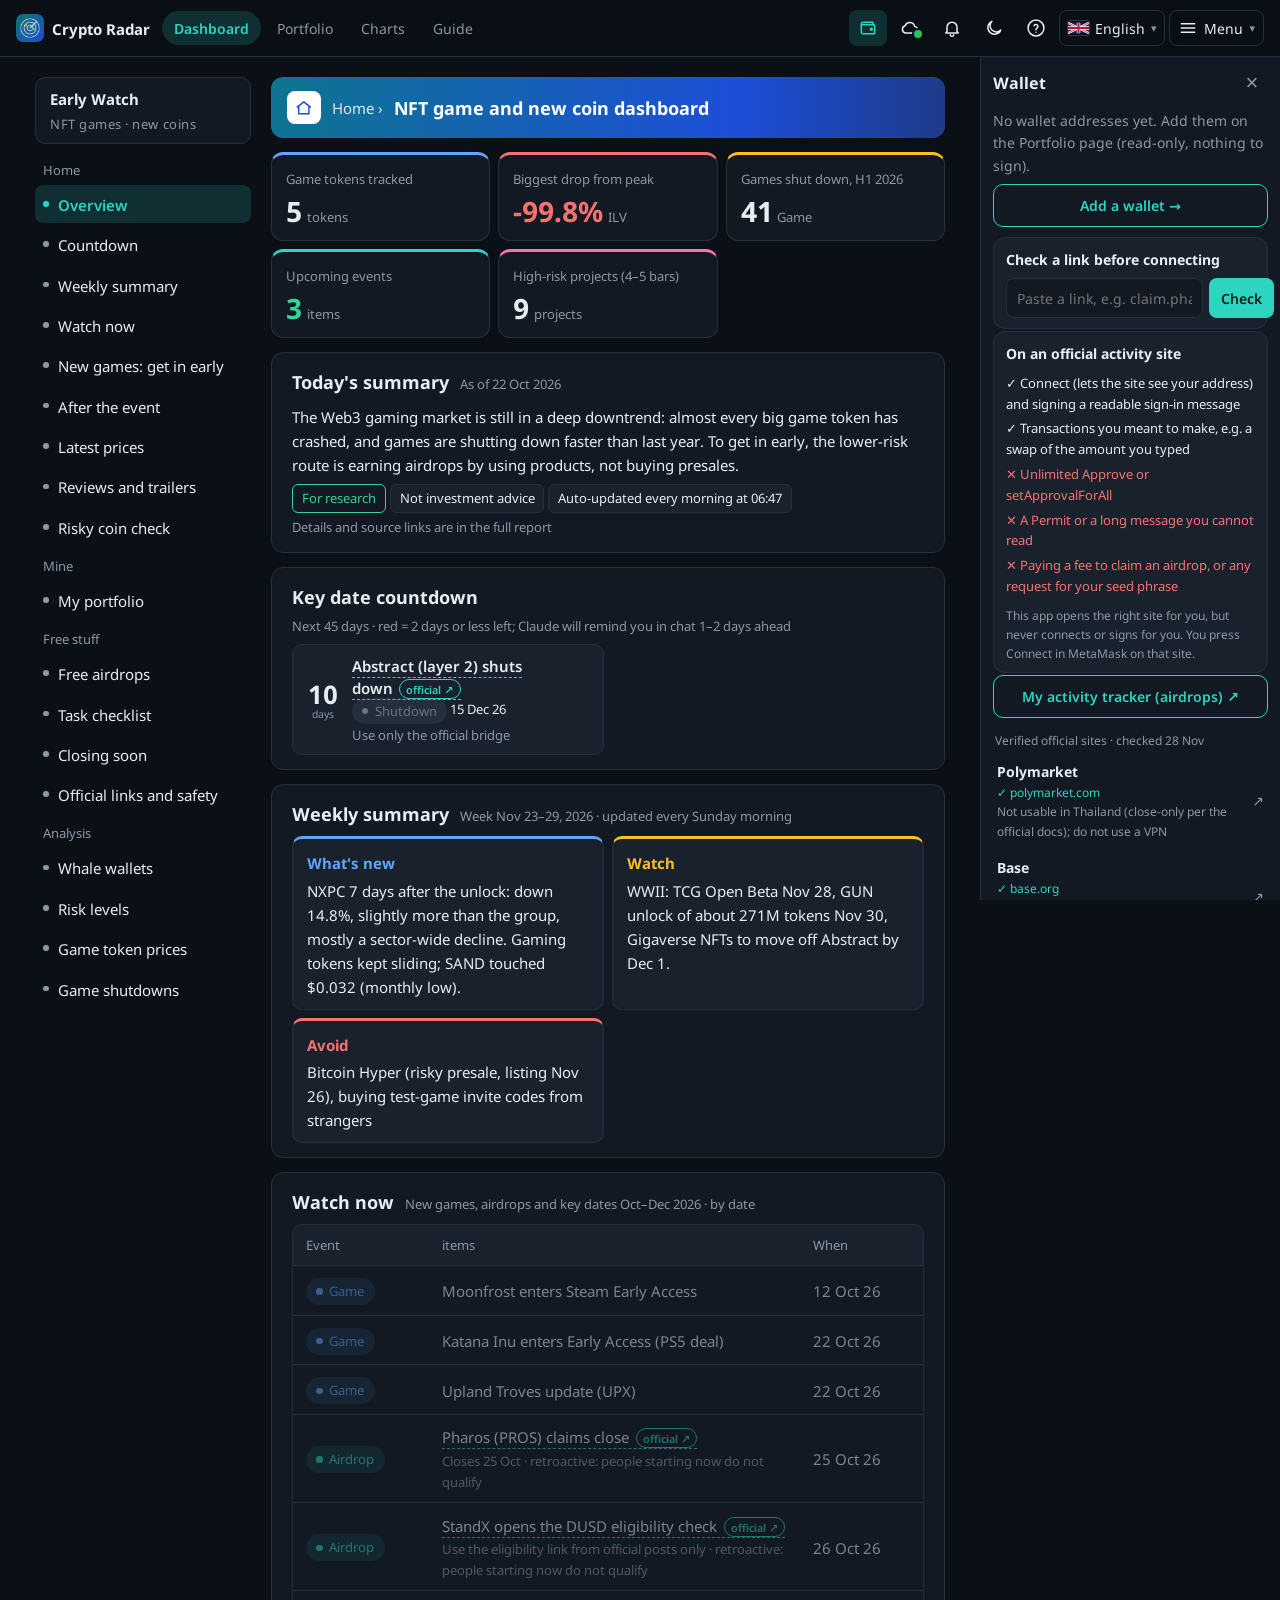
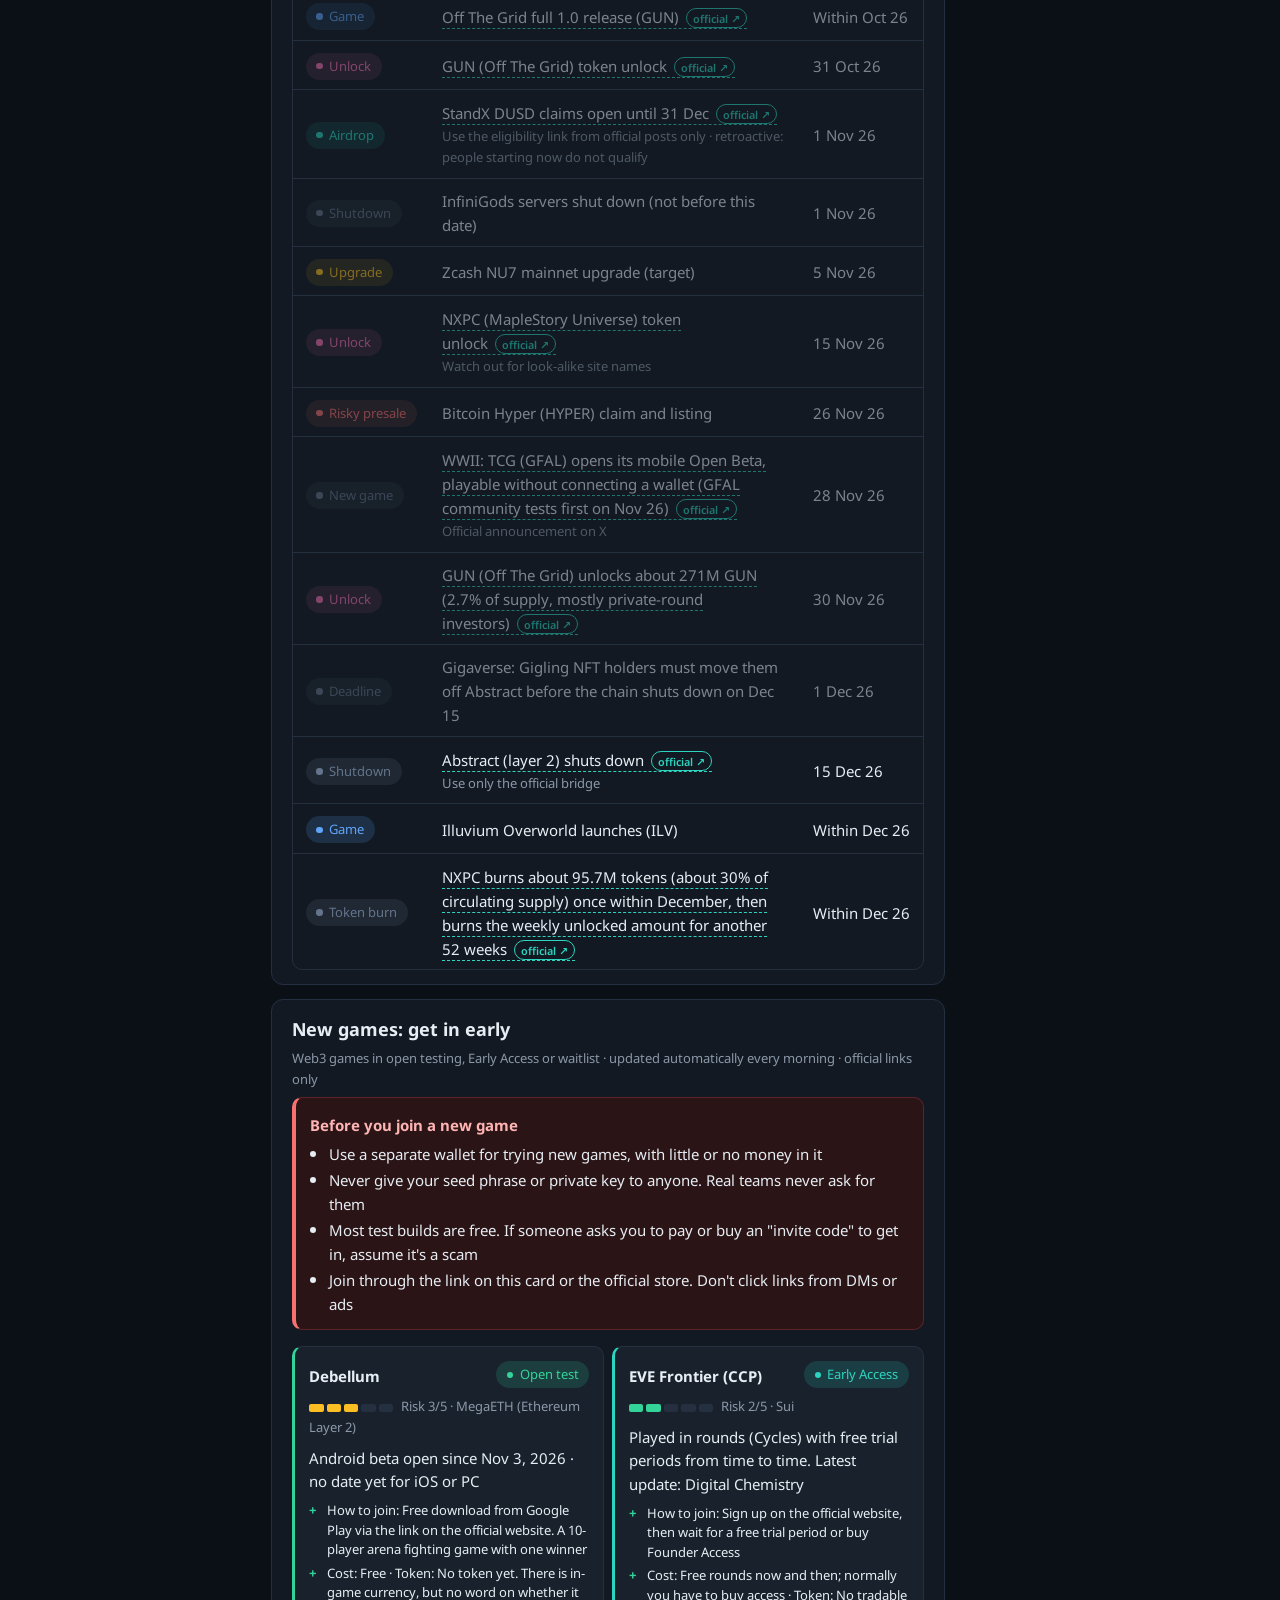
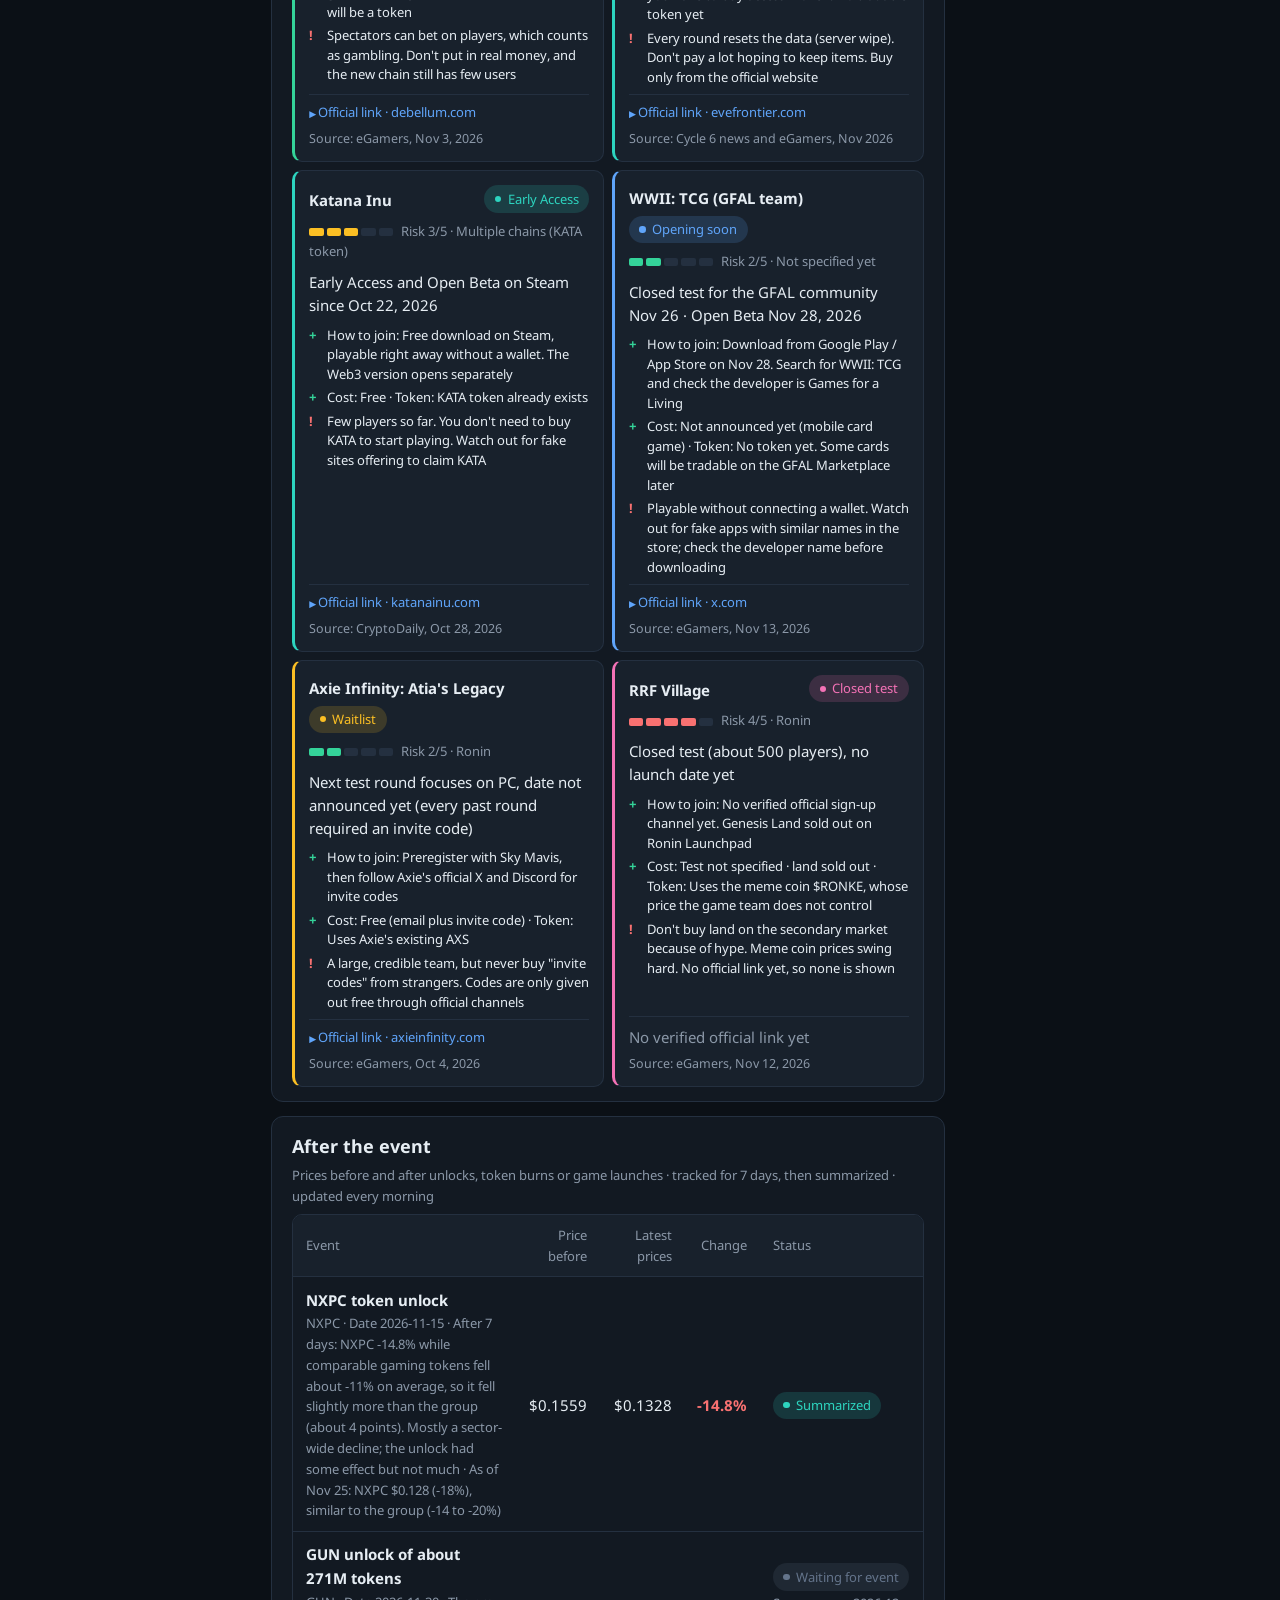
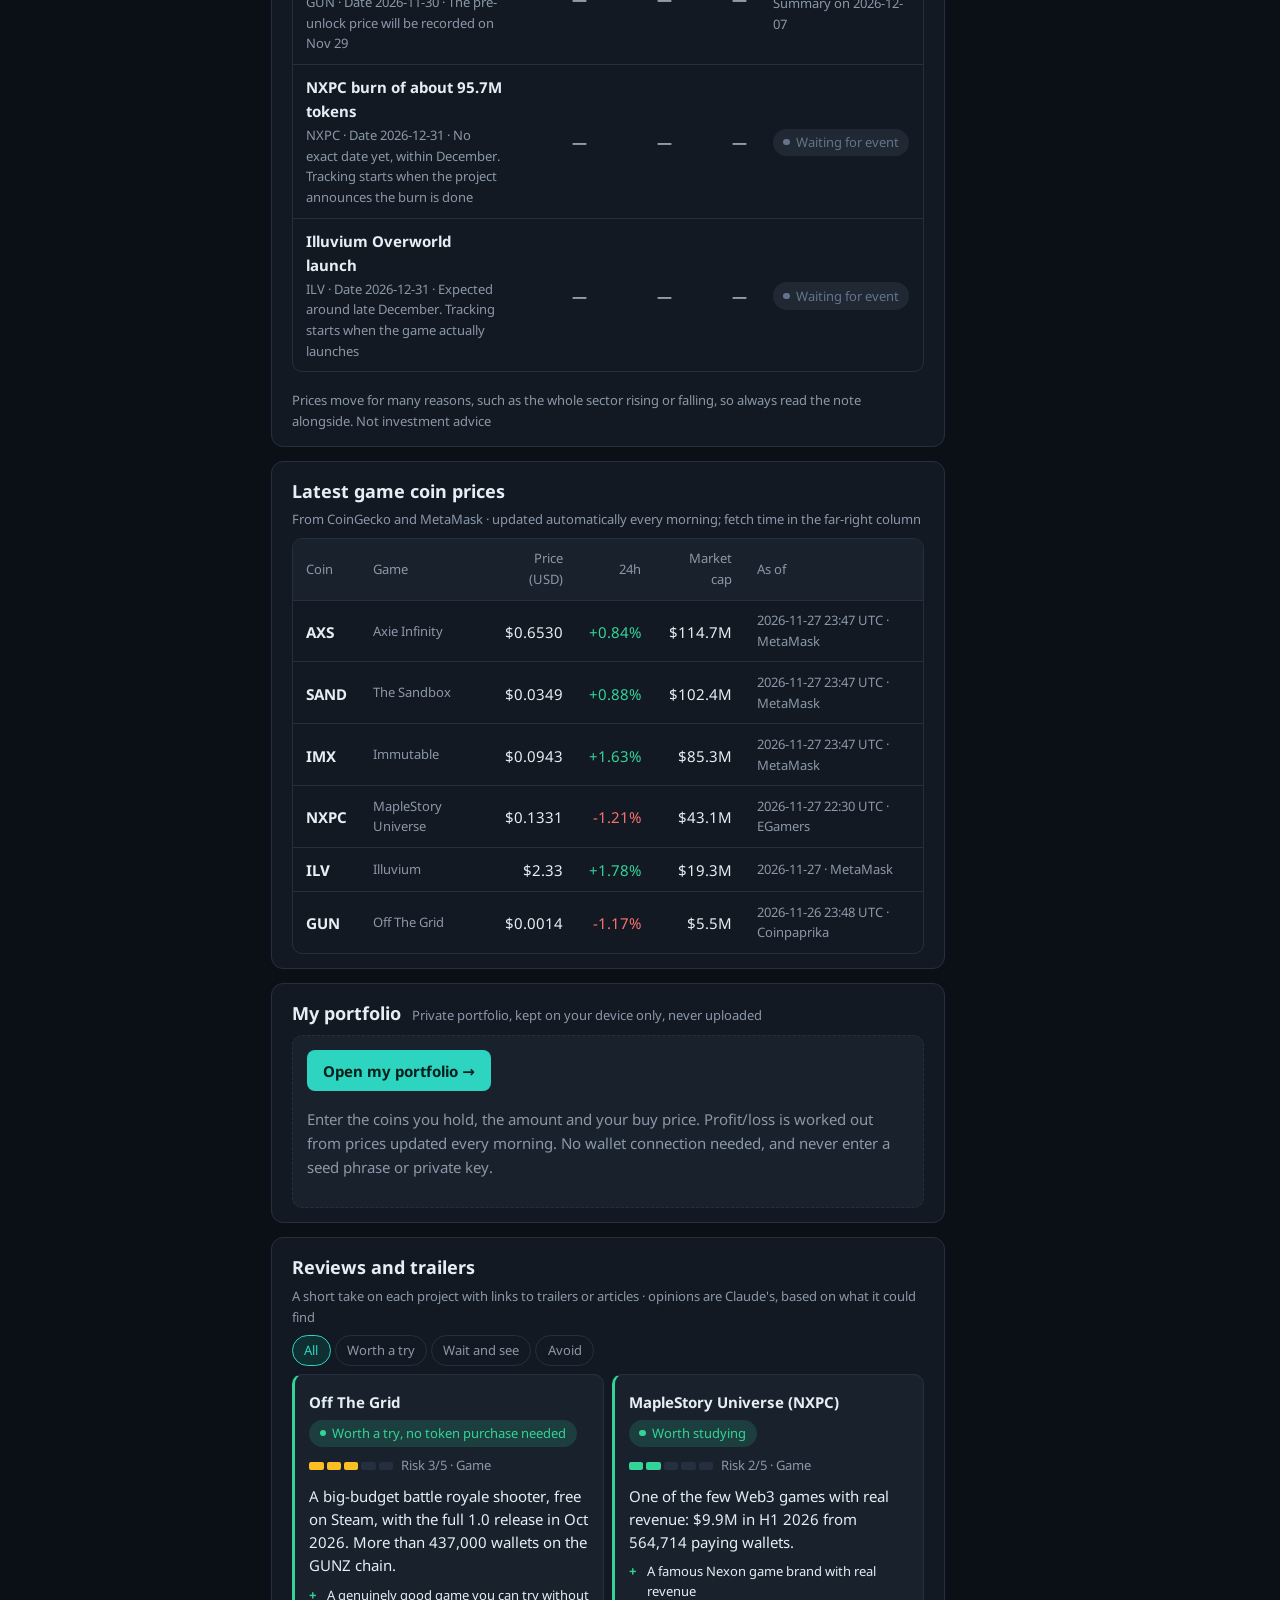
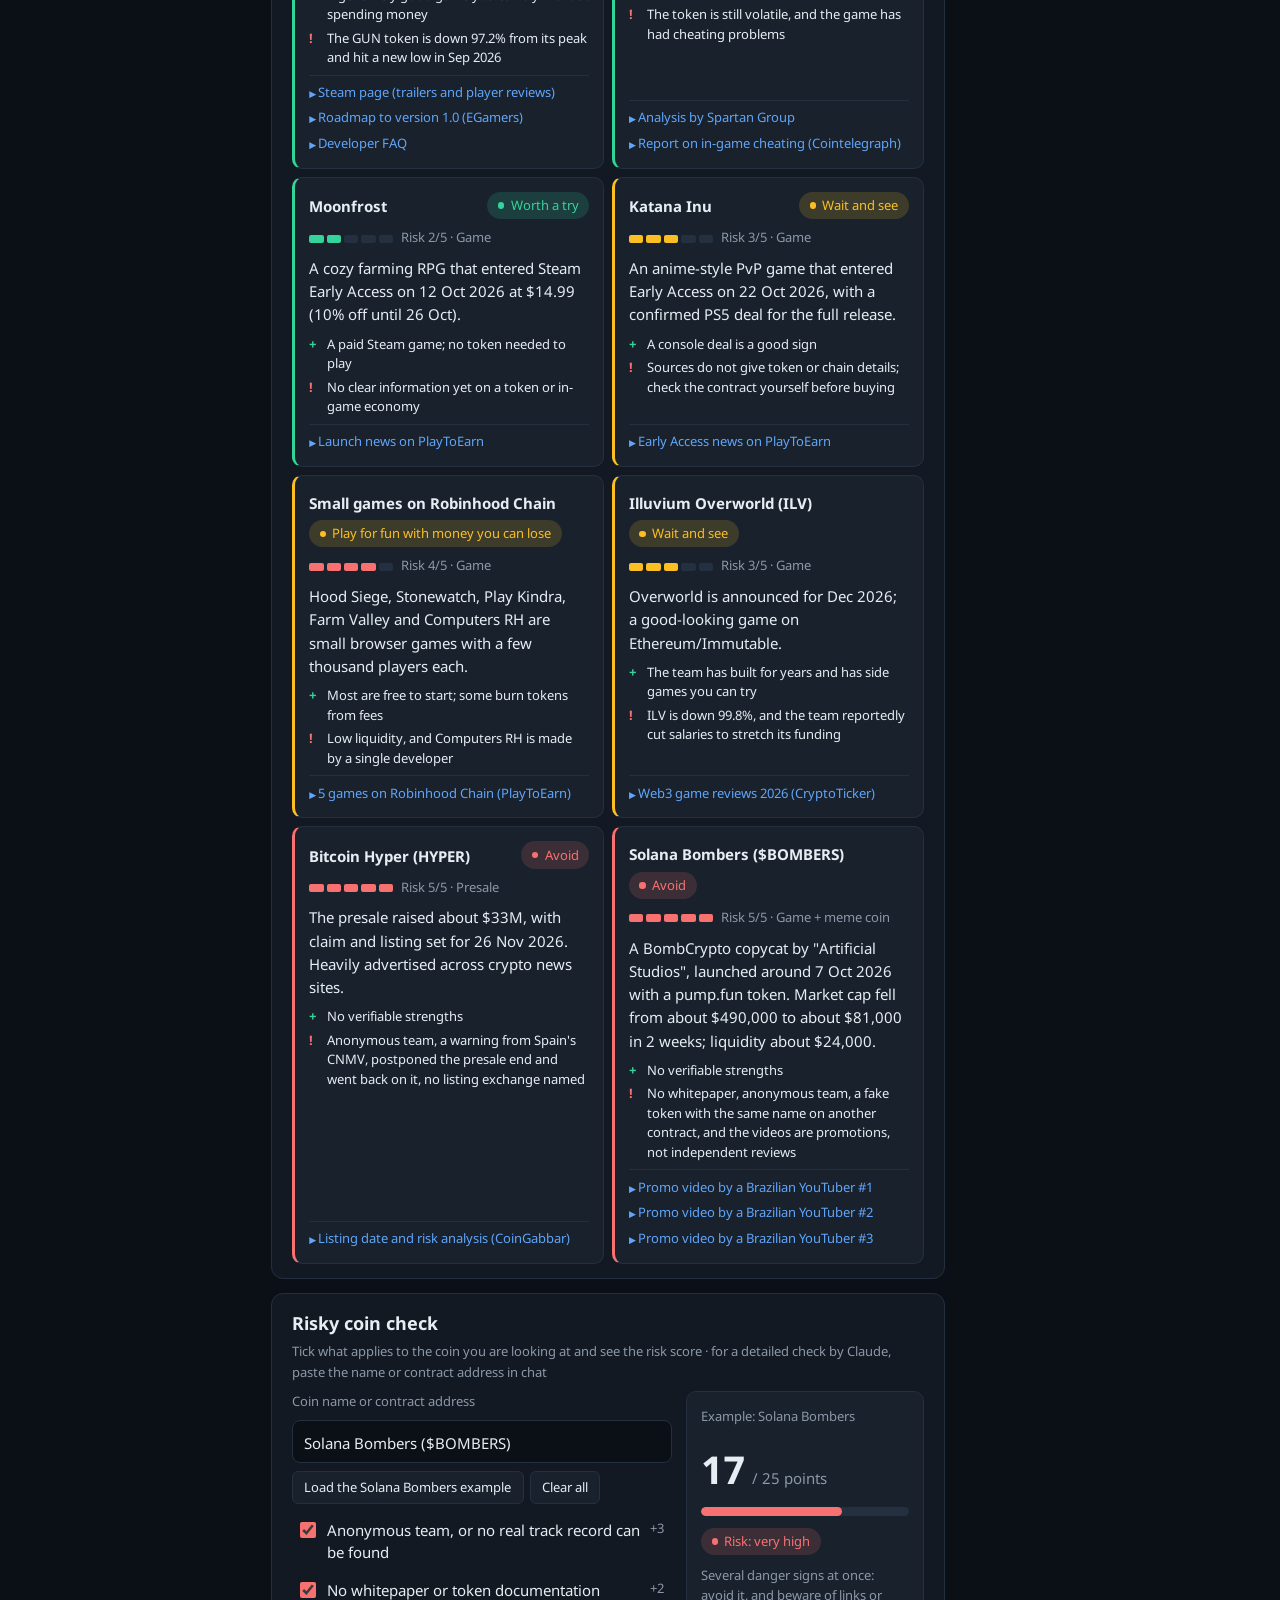
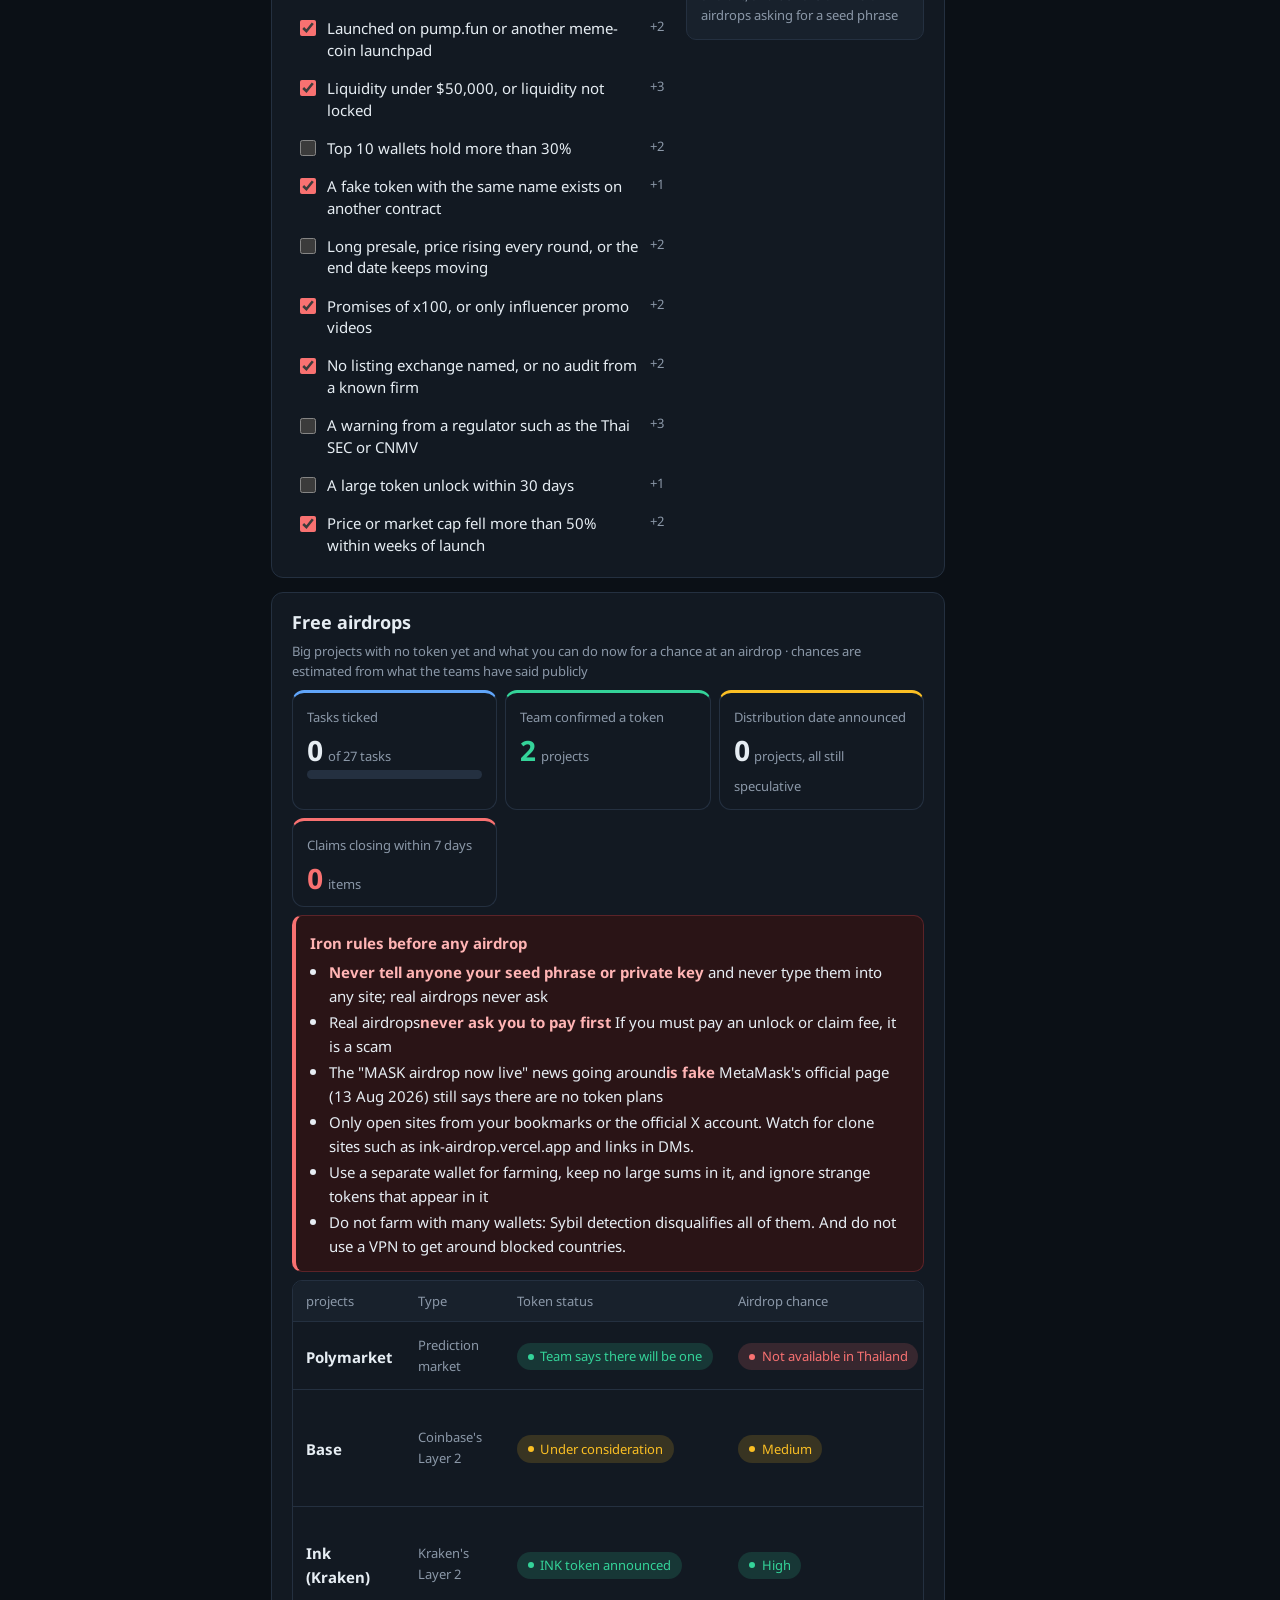
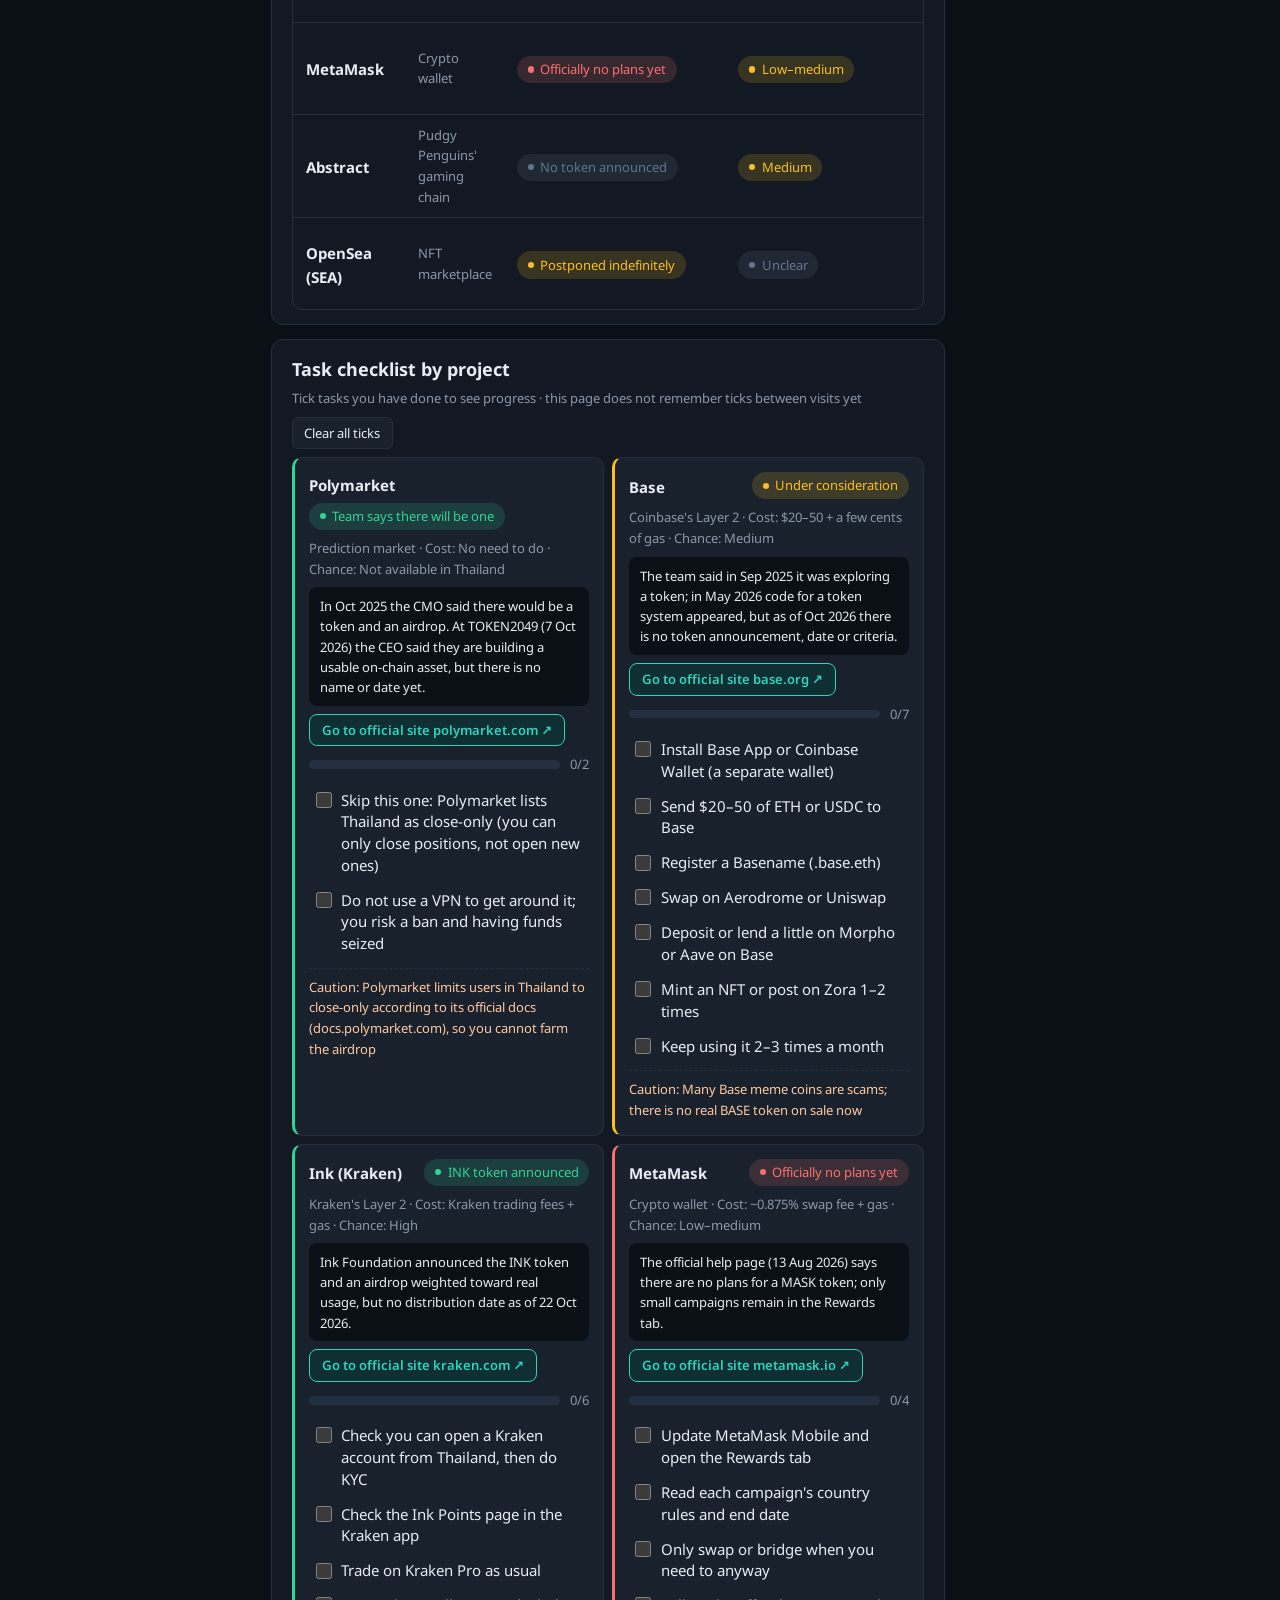
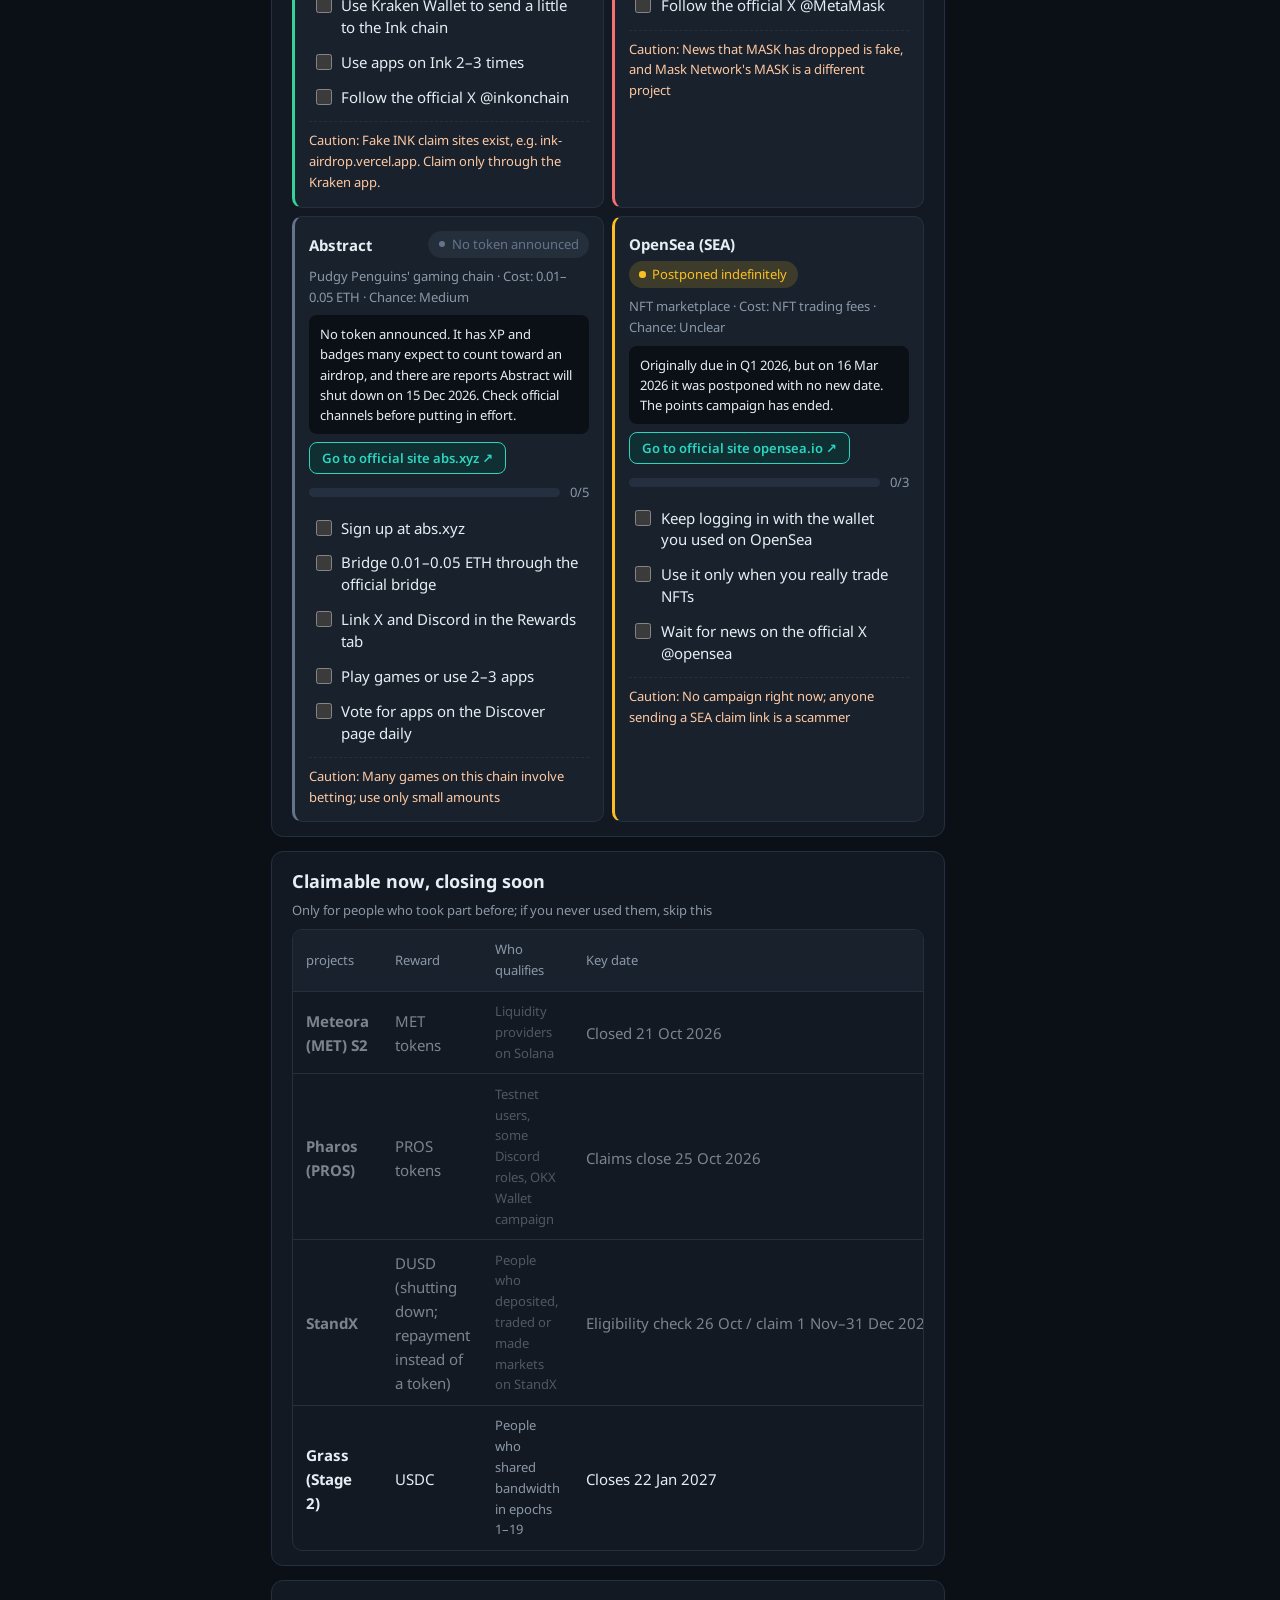
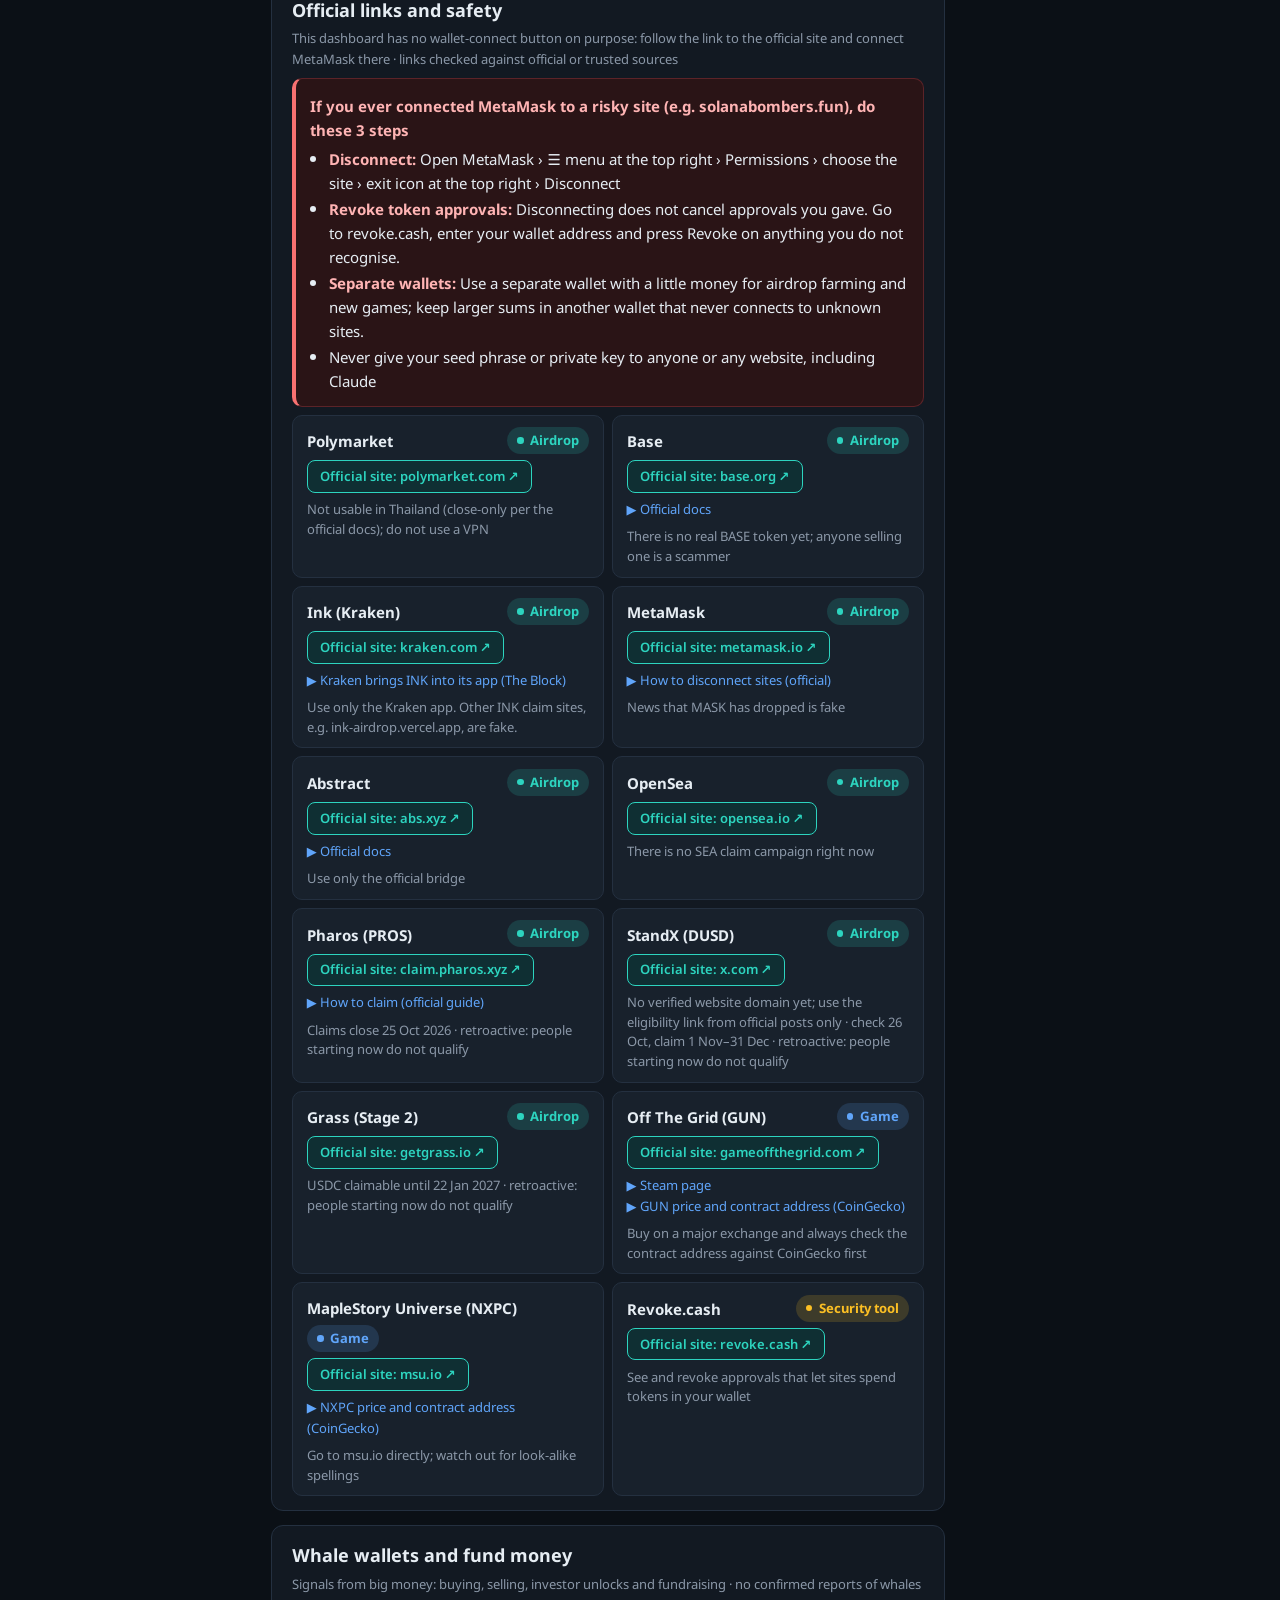
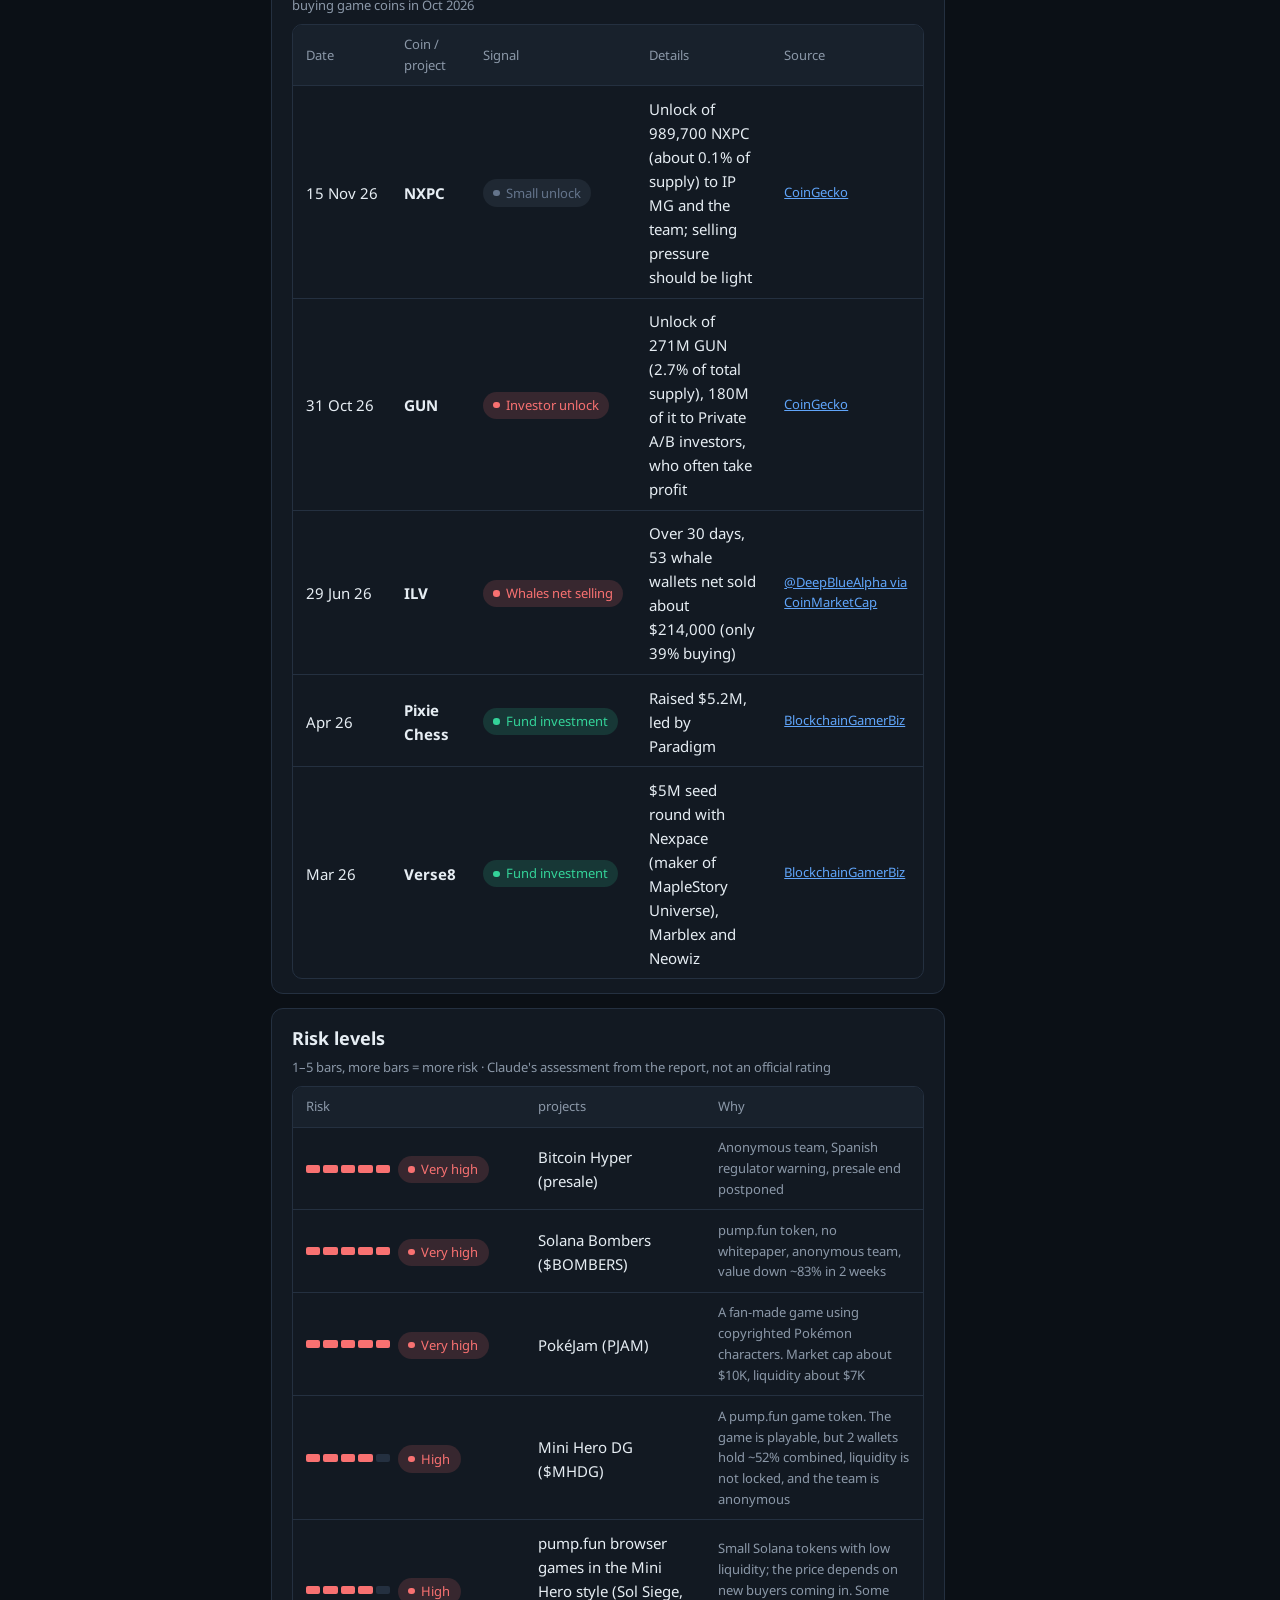
<file: index.html>
<!doctype html>
<html lang="th">
<head>
<meta charset="utf-8">
<meta name="viewport" content="width=device-width,initial-scale=1,viewport-fit=cover">
<title>เรดาร์คริปโต</title>
<meta name="description" content="เกม NFT เหรียญต้นน้ำ แอร์ดรอป และพอร์ตส่วนตัว อัปเดตทุกเช้า">
<meta name="theme-color" content="#0b1016">
<link rel="manifest" href="manifest.webmanifest">
<link rel="icon" href="icons/icon-192.png">
<link rel="apple-touch-icon" href="icons/apple-touch-icon.png">
<meta name="apple-mobile-web-app-capable" content="yes">
<meta name="apple-mobile-web-app-status-bar-style" content="black-translucent">
<meta name="apple-mobile-web-app-title" content="เรดาร์คริปโต">
<link rel="preload" href="vendor/fonts/noto-sans-thai-looped-thai-wght-normal.woff2" as="font" type="font/woff2" crossorigin>
<link rel="stylesheet" href="css/app.css">
<script src="js/i18n.js"></script>
</head>
<body>
<header class="app-bar">
  <a class="brand" href="./"><img src="icons/icon-192.png" alt=""><span>เรดาร์คริปโต</span></a>
  <nav class="tabs">
    <a href="./" class="on">แดชบอร์ด</a>
    <a href="portfolio.html">พอร์ต</a>
    <a href="coin.html">กราฟ</a>
    <a href="guide.html">คู่มือ</a>
  </nav>
</header>

<main id="dash-root" class="app-main"><p class="loading">กำลังโหลด…</p></main>

<footer class="app-foot">
  ข้อมูลเพื่อการศึกษา ไม่ใช่คำแนะนำการลงทุน · แอปนี้ไม่รับฝากเงิน ไม่เชื่อมกระเป๋า และไม่ขอ seed phrase หรือ private key ใครขอคือมิจฉาชีพ
</footer>

<script src="js/version.js"></script>
<script src="vendor/d3.min.js"></script>
<script src="js/dash.js"></script>
<script src="js/app.js"></script>
<script src="js/wallet-panel.js"></script>
<script src="js/coins.js"></script>
<script src="js/alerts.js"></script>
<script>
(async () => {
  const root = document.getElementById('dash-root');
  try {
    const r = await fetch('dashboard/page.html?v=' + (window.APP_DATA_VERSION || ''), { cache: 'no-cache' });
    if (!r.ok) throw new Error(r.status);
    let html = await r.text();
    // The page links its portfolio to the claude.ai version; in the app it is the local one.
    html = html.replace(/https:\/\/claude\.ai\/artifact\/2eUPvnjUQCfss36SJNCmqR"[^>]*>/g, 'portfolio.html">')
               .replace(/พอร์ตส่วนตัวแยกของแต่ละคน[^<]*/g, 'พอร์ตส่วนตัว เก็บไว้ในเครื่องของคุณเท่านั้น ไม่ส่งขึ้นเซิร์ฟเวอร์');
    // Dates in the page follow the app language.
    if (window.CR_LOCALE && window.CR_LOCALE !== 'th-TH') html = html.replace(/'th-TH'/g, "'" + window.CR_LOCALE + "'");
    // Labels in the dashboard page follow the app language (the research data comes translated from data/<lang>/).
    if (window.CR_LANG && window.CR_LANG !== 'th') fetch('i18n/page-' + window.CR_LANG + '.json', { cache: 'no-cache' }).then(r => r.json()).then(d => window.CRI18n.setDashDict(d)).catch(() => {});
    const tpl = document.createElement('template');
    tpl.innerHTML = html;
    const scripts = [...tpl.content.querySelectorAll('script')];
    scripts.forEach(s => s.remove());
    root.replaceChildren(tpl.content);
    for (const s of scripts) {
      const el = document.createElement('script');
      el.textContent = '(function(){\n' + s.textContent + '\n})();';
      document.body.append(el);
    }
    // Tap a coin in the price table to open its chart.
    root.addEventListener('click', e => {
      const tr = e.target.closest('#price-table tbody tr');
      const sym = tr && tr.cells[0] && tr.cells[0].textContent.trim();
      if (sym && /^[A-Za-z0-9.$_-]{1,20}$/.test(sym)) location.href = 'coin.html?sym=' + encodeURIComponent(sym);
    });
  } catch (e) {
    root.innerHTML = '<p class="loading">โหลดแดชบอร์ดไม่ได้ ตรวจสอบอินเทอร์เน็ตแล้วลองเปิดใหม่</p>';
  }
})();
</script>
</body>
</html>
</file>
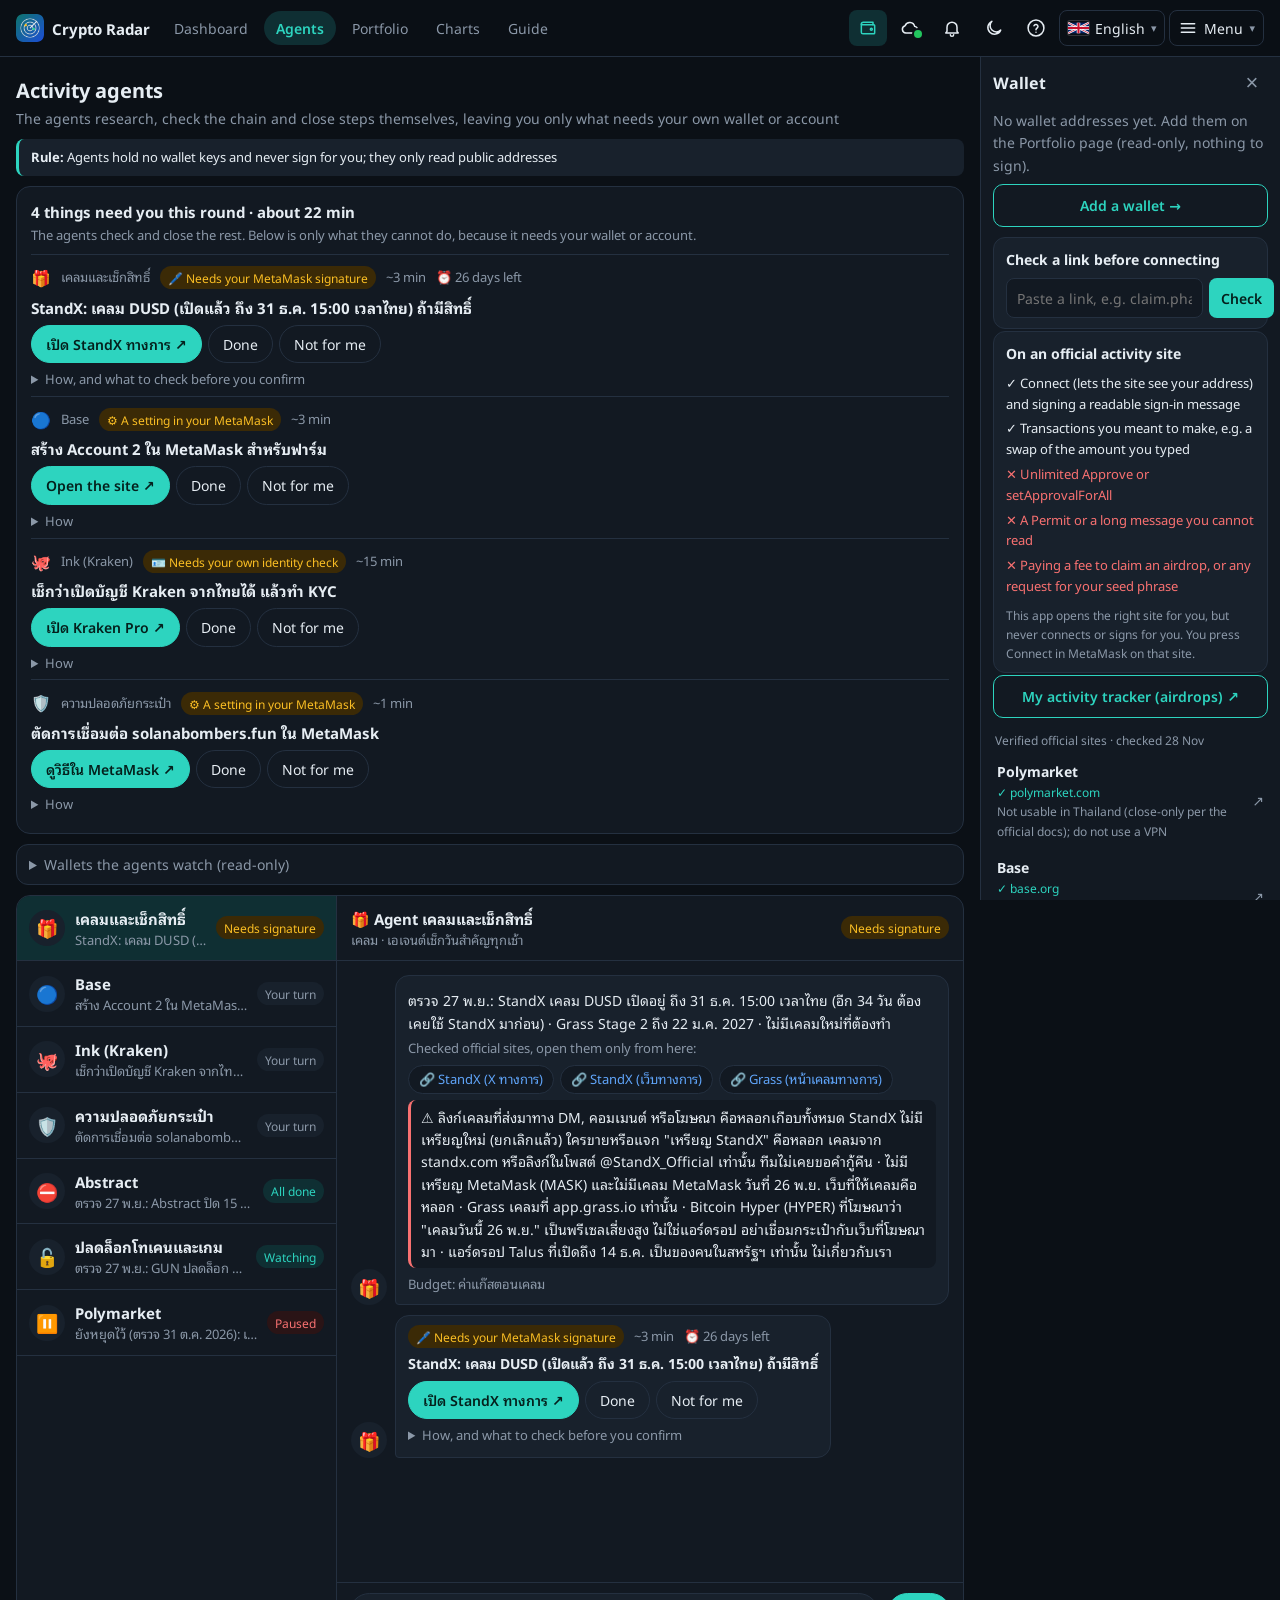
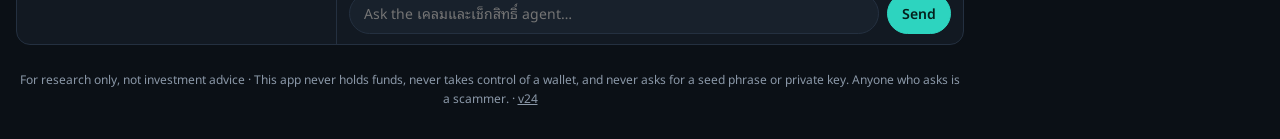
<file: agents.html>
<!doctype html>
<html lang="th">
<head>
<meta charset="utf-8">
<meta name="viewport" content="width=device-width,initial-scale=1,viewport-fit=cover">
<title>เอเจนต์ · เรดาร์คริปโต</title>
<meta name="theme-color" content="#0b1016">
<link rel="manifest" href="manifest.webmanifest">
<link rel="icon" href="icons/icon-192.png">
<link rel="apple-touch-icon" href="icons/apple-touch-icon.png">
<meta name="apple-mobile-web-app-capable" content="yes">
<meta name="apple-mobile-web-app-status-bar-style" content="black-translucent">
<link rel="preload" href="vendor/fonts/noto-sans-thai-looped-thai-wght-normal.woff2" as="font" type="font/woff2" crossorigin>
<link rel="stylesheet" href="css/app.css">
<script src="js/i18n.js"></script>
<style>
.ag { max-width: 1400px; margin: 0 auto; padding: 12px 16px 8px; }
.ag h1 { font-size: 20px; margin: 4px 0 2px; }
.ag .lead { color: var(--muted); margin: 0 0 10px; font-size: 14px; }
.rule { border-left: 3px solid var(--teal); background: var(--panel2); padding: 8px 12px; border-radius: 8px; margin: 0 0 10px; font-size: 13px; }
.farm { background: var(--panel); border: 1px solid var(--line); border-radius: 12px; padding: 8px 12px; margin-bottom: 10px; font-size: 14px; }
.farm summary { cursor: pointer; color: var(--muted); }
.farm label { display: flex; flex-wrap: wrap; gap: 8px; align-items: center; margin-top: 8px; }
.farm label span { min-width: 92px; }
.farm input { flex: 1 1 260px; min-width: 0; background: var(--panel2); border: 1px solid var(--line); border-radius: 8px; color: var(--fg); font: inherit; font-size: 14px; padding: 7px 10px; }
/* PM-style chat: agents on the left, the open conversation on the right; one pane at a time on a phone. */
.shell { display: grid; grid-template-columns: 320px 1fr; height: calc(100vh - 150px); min-height: 480px; background: var(--panel); border: 1px solid var(--line); border-radius: 14px; overflow: hidden; }
.alist { border-right: 1px solid var(--line); overflow-y: auto; }
.chat { display: flex; flex-direction: column; min-width: 0; min-height: 0; }
.chat .empty { margin: auto; color: var(--muted); }
@media (max-width: 759px) {
  .shell { grid-template-columns: 1fr; height: calc(100vh - 120px); }
  .shell.open .alist { display: none; }
  .shell:not(.open) .chat { display: none; }
  .agc .back { display: block; }
  .rule, .ag .lead { display: none; }
}
</style>
</head>
<body>
<header class="app-bar">
  <a class="brand" href="./"><img src="icons/icon-192.png" alt=""><span>เรดาร์คริปโต</span></a>
  <nav class="tabs">
    <a href="./">แดชบอร์ด</a>
    <a href="agents.html" class="on">เอเจนต์</a>
    <a href="portfolio.html">พอร์ต</a>
    <a href="coin.html">กราฟ</a>
    <a href="guide.html">คู่มือ</a>
  </nav>
</header>

<main class="ag agc">
  <h1>เอเจนต์ทำกิจกรรมแทน</h1>
  <p class="lead">เอเจนต์หาข้อมูล ตรวจบนเชน และปิดงานให้เอง เหลือให้คุณเฉพาะสิ่งที่ต้องใช้กระเป๋าหรือบัญชีของคุณ</p>
  <div class="rule"><b>กฎ:</b> เอเจนต์ไม่ถือกุญแจกระเป๋าและไม่เซ็นแทนคุณ อ่านข้อมูลจากที่อยู่กระเป๋าอย่างเดียว</div>

  <section id="ag-tasks"></section>

  <details class="farm" id="wallets">
    <summary>กระเป๋าที่เอเจนต์ดูอยู่ (อ่านอย่างเดียว)</summary>
    <label><span>กระเป๋าฟาร์ม</span><input id="farm" placeholder="วางที่อยู่ 0x... ของ Account 2" autocomplete="off" spellcheck="false"></label>
    <label><span>กระเป๋าหลัก</span><input id="main" placeholder="วางที่อยู่ 0x... ของกระเป๋าหลัก" autocomplete="off" spellcheck="false"></label>
    <span class="meta" id="farm-msg">เก็บไว้ในเครื่องนี้เท่านั้น ใช้ดูว่าทำอะไรไปแล้วบนเชน</span>
  </details>

  <div class="shell" id="ag-shell">
    <nav class="alist" id="ag-list"><p class="loading">กำลังโหลด…</p></nav>
    <section class="chat" id="ag-chat"></section>
  </div>
</main>

<footer class="app-foot">
  ข้อมูลเพื่อการศึกษา ไม่ใช่คำแนะนำการลงทุน · แอปนี้ไม่รับฝากเงิน ไม่เชื่อมกระเป๋า และไม่ขอ seed phrase หรือ private key ใครขอคือมิจฉาชีพ
</footer>

<script src="js/version.js"></script>
<script src="js/app.js"></script>
<script src="js/wallet-panel.js"></script>
<script src="js/coins.js"></script>
<script src="js/alerts.js"></script>
<script src="js/agents.js"></script>
</body>
</html>
</file>
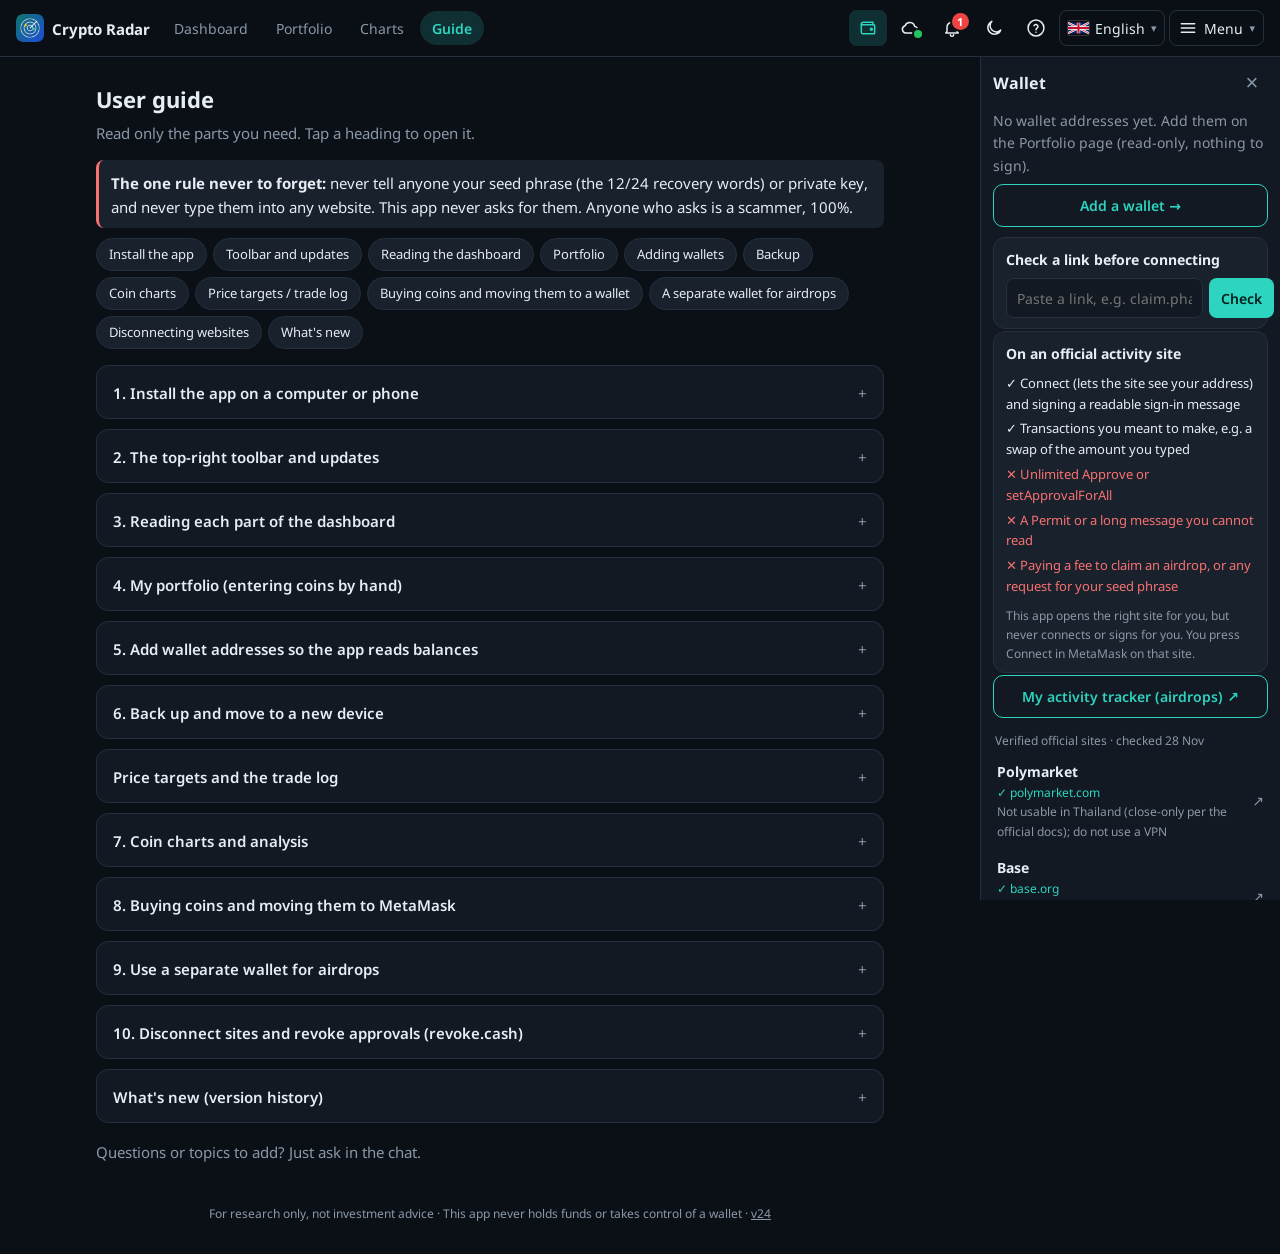
<file: guide.html>
<!doctype html>
<html lang="th">
<head>
<meta charset="utf-8">
<meta name="viewport" content="width=device-width,initial-scale=1,viewport-fit=cover">
<title>คู่มือ · เรดาร์คริปโต</title>
<meta name="theme-color" content="#0b1016">
<link rel="manifest" href="manifest.webmanifest">
<link rel="icon" href="icons/icon-192.png">
<link rel="apple-touch-icon" href="icons/apple-touch-icon.png">
<meta name="apple-mobile-web-app-capable" content="yes">
<meta name="apple-mobile-web-app-status-bar-style" content="black-translucent">
<link rel="preload" href="vendor/fonts/noto-sans-thai-looped-thai-wght-normal.woff2" as="font" type="font/woff2" crossorigin>
<link rel="stylesheet" href="css/app.css">
<script src="js/i18n.js"></script>
<style>
.guide { max-width: 820px; margin: 0 auto; padding: 16px 16px 8px; }
.guide h1 { font-size: 22px; margin: 8px 0 4px; }
.guide .lead { color: var(--muted); margin: 0 0 16px; }
.toc { display: flex; flex-wrap: wrap; gap: 6px; margin-bottom: 16px; }
.toc a { color: var(--fg); text-decoration: none; background: var(--panel2); border: 1px solid var(--line); border-radius: 999px; padding: 5px 12px; font-size: 13px; }
details { background: var(--panel); border: 1px solid var(--line); border-radius: 12px; margin-bottom: 10px; scroll-margin-top: 70px; }
summary { cursor: pointer; padding: 14px 16px; font-weight: 600; list-style: none; display: flex; justify-content: space-between; gap: 12px; }
summary::-webkit-details-marker { display: none; }
summary::after { content: "+"; color: var(--muted); font-weight: 400; }
details[open] summary::after { content: "−"; }
.body { padding: 0 16px 14px; }
.body h3 { font-size: 15px; margin: 14px 0 4px; color: var(--teal); }
.body ol, .body ul { margin: 6px 0; padding-left: 22px; }
.body li { margin: 4px 0; }
.body p { margin: 6px 0; }
.danger { border-left: 3px solid #f87171; background: var(--panel2); padding: 10px 12px; border-radius: 8px; margin: 10px 0; }
.tip { border-left: 3px solid var(--teal); background: var(--panel2); padding: 10px 12px; border-radius: 8px; margin: 10px 0; }
.body a { color: var(--blue); }
table.sec { width: 100%; border-collapse: collapse; font-size: 14px; }
table.sec td { padding: 7px 6px; border-bottom: 1px solid var(--line); vertical-align: top; }
table.sec td:first-child { white-space: nowrap; font-weight: 600; padding-right: 12px; }
</style>
</head>
<body>
<header class="app-bar">
  <a class="brand" href="./"><img src="icons/icon-192.png" alt=""><span>เรดาร์คริปโต</span></a>
  <nav class="tabs">
    <a href="./">แดชบอร์ด</a>
    <a href="portfolio.html">พอร์ต</a>
    <a href="coin.html">กราฟ</a>
    <a href="guide.html" class="on">คู่มือ</a>
  </nav>
</header>

<div class="guide">
<div data-lang="th">
  <h1>คู่มือการใช้งาน</h1>
  <p class="lead">อ่านเฉพาะหัวข้อที่ต้องการได้เลย กดที่หัวข้อเพื่อเปิดอ่าน</p>

  <div class="danger"><b>กฎข้อเดียวที่ห้ามลืม:</b> ห้ามบอก seed phrase (คำกู้กระเป๋า 12/24 คำ) หรือ private key กับใครหรือกรอกลงเว็บไหนเด็ดขาด แอปนี้ไม่เคยขอ ใครขอคือมิจฉาชีพ 100%</div>

  <nav class="toc">
    <a href="#install">ติดตั้งแอป</a>
    <a href="#update">แถบเครื่องมือและอัปเดต</a>
    <a href="#dashboard">อ่านแดชบอร์ด</a>
    <a href="#portfolio">พอร์ต</a>
    <a href="#wallet">ใส่ที่อยู่กระเป๋า</a>
    <a href="#backup">สำรองข้อมูล</a>
    <a href="#chart">ดูกราฟเหรียญ</a>
    <a href="#targets-guide">ราคาเป้าหมาย / บันทึกซื้อขาย</a>
    <a href="#buy">ซื้อเหรียญและโอนเข้ากระเป๋า</a>
    <a href="#airdrop">กระเป๋าแยกสำหรับแอร์ดรอป</a>
    <a href="#safety">ตัดการเชื่อมต่อเว็บ</a>
    <a href="#whatsnew">มีอะไรใหม่</a>
  </nav>

  <details id="install">
    <summary>1. ติดตั้งแอปลงคอมและมือถือ</summary>
    <div class="body">
      <h3>คอม (Chrome หรือ Edge)</h3>
      <ol>
        <li>เปิด <b>fongdabo.github.io/crypto-radar</b></li>
        <li>กดปุ่ม <b>ติดตั้งแอป</b> มุมขวาบน หรือ <b>☰ เมนู</b> → <b>ติดตั้งเป็นแอป</b> (หรือไอคอนจอคอมที่มีลูกศรในช่องที่อยู่เว็บ)</li>
        <li>กด <b>ติดตั้ง</b> แอปจะมีไอคอนบนเดสก์ท็อปและเมนู Start</li>
      </ol>
      <h3>Android (Chrome)</h3>
      <ol>
        <li>เปิดลิงก์ใน Chrome</li>
        <li>กด <b>⋮</b> มุมขวาบน แล้วเลือก <b>ติดตั้งแอป</b> หรือ <b>เพิ่มลงในหน้าจอหลัก</b></li>
      </ol>
      <h3>iPhone / iPad (ต้องใช้ Safari)</h3>
      <ol>
        <li>เปิดลิงก์ใน <b>Safari</b></li>
        <li>กดปุ่ม <b>แชร์</b> (สี่เหลี่ยมมีลูกศรชี้ขึ้น) ด้านล่าง</li>
        <li>เลื่อนลงแล้วกด <b>เพิ่มไปยังหน้าจอโฮม</b> แล้วกด <b>เพิ่ม</b></li>
      </ol>
      <div class="tip">ติดตั้งแล้วเปิดดูได้แม้ไม่มีเน็ต (จะแสดงข้อมูลล่าสุดที่เคยโหลดไว้)</div>
    </div>
  </details>

  <details id="update">
    <summary>2. แถบเครื่องมือมุมขวาบน และการอัปเดต</summary>
    <div class="body">
      <table class="sec">
        <tr><td>👛 กระเป๋า</td><td>แผงกระเป๋าด้านขวาแบบ MetaMask: ยอดรวม เหรียญแยกเครือข่าย และแท็บ "กิจกรรม" ที่รวมเว็บทางการที่ตรวจแล้ว กับช่องตรวจลิงก์ก่อนเชื่อมกระเป๋า (ดูอย่างเดียว แอปไม่เชื่อมหรือเซ็นแทนคุณ)</td></tr>
        <tr><td>☁️ ก้อนเมฆ</td><td>จุดสีเขียว = ออนไลน์ จุดสีเทา = ออฟไลน์ (แสดงข้อมูลที่บันทึกไว้) กดเพื่อดูเวลาข้อมูลล่าสุด</td></tr>
        <tr><td>🔔 กระดิ่ง</td><td>วันสำคัญใน 7 วันข้างหน้า และแจ้งเตือนราคาที่เคยเด้ง ตัวเลขสีแดง = รายการที่ยังไม่ได้อ่าน</td></tr>
        <tr><td>🌙 พระจันทร์</td><td>สลับธีมมืด/สว่าง</td></tr>
        <tr><td>❓</td><td>เปิดคู่มือนี้</td></tr>
        <tr><td>🇹🇭 ภาษา</td><td>เปลี่ยนภาษาไทย/อังกฤษ (เนื้อหาวิจัยในแดชบอร์ดยังเป็นภาษาไทย)</td></tr>
        <tr><td>☰ เมนู</td><td>อัปเดตแอปและข้อมูล, มีอะไรใหม่, แจ้งเตือนราคา, สำรองข้อมูล, ติดตั้งแอป และเลขเวอร์ชัน</td></tr>
      </table>
      <p>ข้อมูลในแอปอัปเดตเองทุกเช้าประมาณ <b>07:17 น.</b> และแอปจะดึงเวอร์ชันใหม่เองทุกครั้งที่เปิด</p>
      <p>ถ้าอยากได้ข้อมูลล่าสุดทันที กด <b>☰ เมนู</b> → <b>↻ อัปเดตแอปและข้อมูล</b> แอปจะเช็กเวอร์ชันใหม่ ดึงข้อมูลล่าสุด และอ่านยอดกระเป๋าใหม่</p>
      <p>ถ้ามีแถบ <b>"มีเวอร์ชันใหม่ กดอัปเดต"</b> ขึ้นมาด้านล่าง กดได้เลย</p>
    </div>
  </details>

  <details id="dashboard">
    <summary>3. อ่านแดชบอร์ดแต่ละส่วน</summary>
    <div class="body">
      <p>บนคอมกดเมนูด้านซ้าย บนมือถือเลื่อนแถบเมนูด้านบนไปทางซ้าย-ขวา</p>
      <table class="sec">
        <tr><td>ภาพรวม</td><td>ตัวเลขสำคัญและสรุปวันนี้ อ่านอันนี้ก่อนทุกเช้า</td></tr>
        <tr><td>นับถอยหลัง</td><td>วันสำคัญ 45 วันข้างหน้า กล่องสีแดง = เหลือไม่เกิน 2 วัน</td></tr>
        <tr><td>สรุปรายสัปดาห์</td><td>อัปเดตทุกเช้าวันอาทิตย์</td></tr>
        <tr><td>ต้องดูช่วงนี้</td><td>เกมเปิดใหม่ แอร์ดรอป ปลดล็อกเหรียญ เรียงตามวันที่</td></tr>
        <tr><td>ราคาล่าสุด</td><td>ราคาเหรียญเกม การเปลี่ยนแปลง 24 ชม. และมูลค่าตลาด</td></tr>
        <tr><td>รีวิวและตัวอย่าง</td><td>สรุปสั้นแต่ละโปรเจกต์ พร้อมลิงก์ดูตัวอย่างเกม</td></tr>
        <tr><td>เช็กเหรียญเสี่ยง</td><td>เช็กสัญญาณสแกมก่อนซื้อเหรียญหรือเชื่อมกระเป๋ากับเว็บใหม่</td></tr>
        <tr><td>แอร์ดรอปฟรี</td><td>โปรเจกต์ที่อาจแจกเหรียญฟรีจากการใช้งาน ไม่ต้องลงเงินซื้อ</td></tr>
        <tr><td>เช็กลิสต์งาน</td><td>สิ่งที่ต้องทำในแต่ละโปรเจกต์เพื่อลุ้นแอร์ดรอป</td></tr>
        <tr><td>ใกล้หมดเขต</td><td>แอร์ดรอปที่เคลมได้แล้วแต่ใกล้หมดเวลา รีบเคลม</td></tr>
        <tr><td>ลิงก์ทางการ</td><td>เว็บจริงของแต่ละโปรเจกต์ ใช้ลิงก์จากตรงนี้เท่านั้น อย่ากดลิงก์จากแชตหรือโฆษณา</td></tr>
        <tr><td>กระเป๋าวาฬ</td><td>ความเคลื่อนไหวของรายใหญ่และกองทุน</td></tr>
        <tr><td>ระดับความเสี่ยง</td><td>1 ขีด = เสี่ยงน้อย, 5 ขีด = เสี่ยงมาก ระวังเป็นพิเศษตั้งแต่ 4 ขีด</td></tr>
        <tr><td>ราคาร่วง / เกมปิดตัว</td><td>เตือนให้รู้ว่าเหรียญเกมส่วนใหญ่ร่วงหนัก อย่าลงเงินเกินที่เสียได้</td></tr>
      </table>
    </div>
  </details>

  <details id="portfolio">
    <summary>4. พอร์ตของฉัน (กรอกเหรียญเอง)</summary>
    <div class="body">
      <ol>
        <li>ไปที่แท็บ <b>พอร์ตของฉัน</b></li>
        <li>ในกล่อง <b>เพิ่มเหรียญที่ถือ</b> เลือกเหรียญ (ถ้าไม่มีในรายการ เลือก <b>เหรียญอื่น</b> แล้วพิมพ์ชื่อเอง)</li>
        <li>ใส่ <b>จำนวน</b> และ <b>ราคาที่ซื้อ</b> (ดอลลาร์ต่อเหรียญ) แล้วกด <b>เพิ่ม</b></li>
        <li>แอปจะคิดกำไร/ขาดทุนจากราคาล่าสุดให้เอง กด <b>ลบ</b> เพื่อเอาออก</li>
      </ol>
      <div class="tip">ข้อมูลพอร์ตเก็บไว้ <b>ในเครื่องนี้เท่านั้น</b> ไม่ส่งขึ้นเซิร์ฟเวอร์ คนอื่นมองไม่เห็น แต่ถ้าล้างข้อมูลเบราว์เซอร์หรือเปลี่ยนเครื่อง ข้อมูลจะหาย ให้สำรองข้อมูลไว้ (ข้อ 6)</div>
    </div>
  </details>

  <details id="wallet">
    <summary>5. ใส่ที่อยู่กระเป๋าให้แอปอ่านยอดเอง</summary>
    <div class="body">
      <p>แอปอ่านยอดแบบ <b>ดูอย่างเดียว</b> ใช้แค่ <b>ที่อยู่กระเป๋า</b> (เหมือนเลขบัญชีที่ให้คนอื่นโอนเข้า) ไม่ต้องกดเซ็นอะไร และขยับเงินในกระเป๋าไม่ได้</p>
      <h3>วิธีที่ง่ายที่สุด: กดเชื่อมกระเป๋า</h3>
      <ol>
        <li>ในแท็บ <b>พอร์ต</b> กล่อง <b>กระเป๋าของฉัน</b> กดแท็บ <b>+ เพิ่มกระเป๋า</b> แล้วเลือก MetaMask, Phantom, Ronin Wallet หรือกระเป๋าอื่นที่ติดตั้งในเบราว์เซอร์</li>
        <li>กระเป๋าจะเด้งขึ้นมาถามว่าจะให้เว็บนี้ <b>ดูที่อยู่</b> ไหม กด <b>เชื่อมต่อ (Connect)</b></li>
        <li>แอปจะสร้างแท็บของกระเป๋านั้นและอ่านยอดให้เอง แต่ละกระเป๋ามีแท็บของตัวเอง กด <b>เอากระเป๋านี้ออก</b> เมื่อไม่ต้องการแล้ว</li>
      </ol>
      <div class="danger">แอปนี้ขอแค่ "ดูที่อยู่" เท่านั้น <b>จะไม่ขอให้เซ็น ไม่ขอ Approve และไม่ขอส่งธุรกรรม</b> ถ้ากระเป๋าเด้งคำขอแบบนั้นขึ้นมา ให้กด <b>ปฏิเสธ (Reject)</b> ทันที และเช็กว่าอยู่บนเว็บ fongdabo.github.io จริง</div>
      <h3>กระเป๋าอยู่ในเบราว์เซอร์อื่น</h3>
      <p>แอปเห็นได้เฉพาะกระเป๋าที่ติดตั้งในเบราว์เซอร์ที่เปิดแอปอยู่ ตอนกดเชื่อม แอปจะถามว่า <b>"กระเป๋าของคุณอยู่ในเบราว์เซอร์ไหน?"</b> เลือก <b>เบราว์เซอร์นี้</b> เพื่อเชื่อมเลย หรือเลือก Chrome / Edge / Brave แอปจะเปิดให้ (Edge) หรือคัดลอกลิงก์ให้ไปวางใน Chrome แล้วกด Enter จากนั้นติดตั้งแอปจากเบราว์เซอร์นั้น แอปจะเปิดด้วยเบราว์เซอร์นั้นทุกครั้ง</p>
      <p>ทางที่ง่ายที่สุด: เปิด MetaMask กดที่ที่อยู่ (0x…) เพื่อคัดลอก แล้วกดปุ่ม <b>📋 วางที่อยู่กระเป๋าที่คัดลอกไว้</b> ในแอป ใช้ได้ทุกเบราว์เซอร์ ไม่ต้องเชื่อมต่อ</p>
      <div class="danger">ถ้ากดเชื่อมแล้วขึ้นหน้า "Create a new wallet" หรือ "I have an existing wallet" ให้ปิดหน้านั้น <b>อย่านำคำกู้คืนไปกรอกในเบราว์เซอร์ที่สอง</b></div>
      <p><b>บนมือถือ:</b> ปุ่มเชื่อมใช้ได้เมื่อเปิดแอปนี้จาก <b>เบราว์เซอร์ในแอป MetaMask หรือ Phantom</b> (แอปจะมีลิงก์ให้กด) หรือใช้วิธีวางที่อยู่เองด้านล่างแทนก็ได้</p>
      <h3>หรือวางที่อยู่เอง</h3>
      <h3>MetaMask (ขึ้นต้นด้วย 0x)</h3>
      <ol>
        <li>เปิด MetaMask แล้วกดที่ชื่อบัญชีด้านบน (หรือไอคอนคัดลอก) เพื่อคัดลอกที่อยู่</li>
        <li>วางในช่อง <b>ที่อยู่กระเป๋า</b> ในแอป แล้วกด <b>เพิ่มกระเป๋า</b></li>
        <li>แอปจะอ่าน Ethereum, Base, Polygon, Arbitrum และ Optimism ให้พร้อมกัน</li>
      </ol>
      <h3>รวมหลายเครือข่ายไว้ในบัญชีเดียว (แบบ MetaMask)</h3>
      <ol>
        <li>ใน MetaMask กดชื่อบัญชี แล้วกดลูกศรใต้ชื่อ จะเห็นที่อยู่แต่ละเครือข่าย (Ethereum, Bitcoin, Solana, Tron, Stellar)</li>
        <li>กดไอคอนคัดลอกทีละอัน แล้วมาวางในแอปทีละที่อยู่ แอปจะรู้เองว่าเป็นเครือข่ายไหน</li>
        <li>เลือก <b>เพิ่มเข้าบัญชี</b> ให้ถูกบัญชี ถ้ามีหลายกระเป๋า กด <b>+ สร้างบัญชีใหม่</b> แล้วตั้งชื่อได้</li>
      </ol>
      <h3>Phantom หรือกระเป๋า Solana</h3>
      <ol>
        <li>ใน Phantom กดชื่อบัญชีแล้วเลือกคัดลอกที่อยู่ <b>Solana</b> (ยาว 32–44 ตัว ไม่มี 0x)</li>
        <li>วางในช่องเดียวกันแล้วกด <b>เพิ่มกระเป๋า</b></li>
      </ol>
      <ul>
        <li>ใส่ได้สูงสุด 5 กระเป๋า</li>
        <li>เหรียญที่มี <b>⚠</b> คือเหรียญที่ยังไม่ได้รับการยืนยันหรือซื้อขายน้อย มักเป็นเหรียญสแกมที่ถูกส่งเข้ากระเป๋าเอง <b>ห้ามกด ห้ามแลก ห้ามเข้าเว็บที่ชื่อเหรียญบอก</b> แอปไม่นับเหรียญพวกนี้ในยอดรวม</li>
        <li>ถ้าขึ้นว่า "อ่านไม่สำเร็จ" ให้รอสักครู่แล้วกด <b>อ่านยอดใหม่</b></li>
      </ul>
      <div class="danger">ถ้าเผลอวาง seed phrase หรือ private key แอปจะไม่บันทึกและจะเตือนทันที ถ้าเคยให้ใครเห็นคำพวกนี้ ให้สร้างกระเป๋าใหม่แล้วย้ายเงินออกทันที</div>
    </div>
  </details>

  <details id="backup">
    <summary>6. สำรองข้อมูลและย้ายไปเครื่องใหม่</summary>
    <div class="body">
      <ol>
        <li>กด <b>☰ เมนู</b> → <b>สำรองข้อมูล / นำเข้า</b> (หรือเลื่อนลงไปที่กล่อง <b>สำรองและย้ายข้อมูล</b> ในแท็บพอร์ต)</li>
        <li>กด <b>สำรองข้อมูล</b> จะได้ไฟล์ชื่อ crypto-radar-portfolio-วันที่.json</li>
        <li>ส่งไฟล์ไปเครื่องใหม่ (เช่น ส่งเข้า LINE หรืออีเมลตัวเอง)</li>
        <li>ที่เครื่องใหม่ เปิดแท็บพอร์ตแล้วกด <b>นำเข้าไฟล์สำรอง</b> เลือกไฟล์นั้น</li>
      </ol>
      <div class="tip">ไฟล์สำรองมีแค่รายการเหรียญ ที่อยู่กระเป๋า ราคาเป้าหมาย และรายการซื้อขาย ไม่มีรหัสหรือกุญแจกระเป๋า แต่ก็ไม่ควรแชร์ให้คนอื่น เพราะจะบอกได้ว่าคุณถือเหรียญอะไรเท่าไหร่</div>
    </div>
  </details>

  <details id="targets-guide">
    <summary>ตั้งราคาเป้าหมายและบันทึกซื้อขาย</summary>
    <div class="body">
      <h3>ราคาเป้าหมาย</h3>
      <ol>
        <li>ในแท็บ <b>พอร์ต</b> เลื่อนไปที่ <b>ราคาเป้าหมาย</b> ใส่ชื่อเหรียญ เลือก <b>ขึ้นถึง</b> (เช่น ราคาที่อยากขาย) หรือ <b>ลงถึง</b> (เช่น ราคาที่อยากซื้อ) แล้วใส่ราคาเป็นดอลลาร์</li>
        <li>กด <b>🔔 เปิดการแจ้งเตือนบนเครื่องนี้</b> แล้วกดอนุญาต (iPhone ต้องติดตั้งแอปลงหน้าจอโฮมก่อนถึงจะเปิดได้)</li>
        <li>เมื่อราคาถึง แอปจะเด้งเตือนและขึ้นว่า <b>ถึงแล้ว</b> กด <b>ตั้งใหม่</b> ถ้าอยากให้เตือนอีก</li>
      </ol>
      <div class="tip">แอปเช็กราคาตอนเปิดแอป และทุก 5 นาทีระหว่างเปิดอยู่</div>
      <h3>บันทึกซื้อขาย</h3>
      <ol>
        <li>ทุกครั้งที่ซื้อหรือขาย ใส่วันที่ เหรียญ จำนวน ราคาต่อเหรียญ สกุลเงิน (บาทหรือดอลลาร์) ค่าธรรมเนียม และที่ที่ซื้อขาย</li>
        <li>แอปสรุปให้ว่าแต่ละเหรียญถืออยู่เท่าไหร่ ต้นทุนเฉลี่ยเท่าไหร่ และกำไรจากที่ขายไปแล้วเท่าไหร่</li>
        <li>กด <b>⬇ ส่งออก CSV</b> เพื่อเอาไฟล์ไปเปิดใน Excel หรือ Google Sheets</li>
      </ol>
      <div class="tip">ข้อมูลนี้ช่วยรวบรวมไว้ใช้ตอนยื่นภาษี แต่กฎภาษีคริปโตของไทยมีข้อยกเว้นบางกรณี ควรเช็กกับกรมสรรพากรหรือผู้เชี่ยวชาญอีกครั้ง</div>
    </div>
  </details>

  <details id="telegram-guide" hidden>
    <summary>แจ้งเตือนเข้า Telegram</summary>
    <div class="body">
      <h3>ขั้นที่ 1: สร้างบอทและตั้งค่าในแอป (เตือนตอนเปิดแอป)</h3>
      <ol>
        <li>ใน Telegram ค้นหา <b>@BotFather</b> (มีเครื่องหมายถูกสีฟ้า) พิมพ์ <code>/newbot</code> ตั้งชื่อบอท แล้วตั้งชื่อผู้ใช้ที่ลงท้ายด้วย bot</li>
        <li>BotFather จะส่ง <b>token</b> มา (หน้าตาแบบ 123456789:AA...) คัดลอกไว้</li>
        <li>กดลิงก์ไปที่บอทของคุณ แล้วกด <b>Start</b></li>
        <li>ในแอป แท็บ <b>พอร์ต</b> → <b>แจ้งเตือนเข้า Telegram</b> วาง token กด <b>หา Chat ID ให้</b> แล้วกด <b>บันทึก + ทดสอบส่ง</b></li>
      </ol>
      <p>ต่อจากนี้ เมื่อราคาถึงเป้า หรือเหรียญที่ถือขยับแรงเกิน 10% ใน 24 ชม. แอปจะส่งเข้า Telegram ด้วย (ขณะที่เปิดแอปอยู่)</p>
      <h3>ขั้นที่ 2: สรุปทุกเช้า 07:35 น. แม้ปิดแอป (ทำครั้งเดียว)</h3>
      <ol>
        <li>เปิด <b>github.com/Fongdabo/crypto-radar</b> → <b>Settings</b> → <b>Secrets and variables</b> → <b>Actions</b></li>
        <li>กด <b>New repository secret</b> ชื่อ <code>TELEGRAM_BOT_TOKEN</code> ใส่ token ของบอท แล้วกด Add secret</li>
        <li>กด <b>New repository secret</b> อีกครั้ง ชื่อ <code>TELEGRAM_CHAT_ID</code> ใส่ Chat ID ที่แอปหาให้</li>
        <li>ทดสอบ: ไปที่แท็บ <b>Actions</b> → <b>Telegram morning digest</b> → <b>Run workflow</b> ควรได้ข้อความใน Telegram ภายใน 1 นาที</li>
      </ol>
      <p>สรุปเช้าจะบอกวันปิดแอร์ดรอปและวันสำคัญใน 3 วัน และเหรียญที่ติดตามที่ขยับเกิน 10%</p>
      <div class="danger">Secret ใน GitHub ถูกเข้ารหัส คนอื่นมองไม่เห็นแม้ repo จะเป็นสาธารณะ <b>ห้ามวาง token ลงในไฟล์หรือข้อความใน repo</b> และอย่าส่ง token ให้ใคร ถ้าหลุดให้พิมพ์ <code>/revoke</code> ใน @BotFather</div>
    </div>
  </details>

  <details id="chart">
    <summary>7. ดูกราฟและบทวิเคราะห์รายเหรียญ</summary>
    <div class="body">
      <ol>
        <li>กดแท็บ <b>กราฟ</b> แล้วเลือกเหรียญจากปุ่มด้านล่างช่องค้นหา (เหรียญเกมที่ติดตาม, เหรียญในกระเป๋า, เหรียญหลัก) หรือพิมพ์ค้นหาชื่อเหรียญ</li>
        <li>หรือกดชื่อเหรียญในตารางราคาของแดชบอร์ด หรือในตารางพอร์ต ก็เปิดกราฟได้เลย</li>
        <li>เลือกช่วงเวลา 7 วัน / 30 วัน / 90 วัน / 1 ปี แตะหรือชี้บนกราฟเพื่อดูราคาแต่ละจุด</li>
      </ol>
      <h3>อ่านบทวิเคราะห์</h3>
      <ul>
        <li><b>อ่านจากตัวเลขอัตโนมัติ:</b> แอปคำนวณเองทุกครั้งที่เปิด เช่น ราคาอยู่เหนือหรือใต้ค่าเฉลี่ย 30 วัน, RSI (เกิน 70 = ขึ้นเร็วร้อนแรง, ต่ำกว่า 30 = ถูกขายหนัก), กรอบราคา 30 วัน และความผันผวน</li>
        <li><b>จากการค้นคว้าของ Claude:</b> มีเฉพาะเหรียญที่แดชบอร์ดติดตาม อัปเดตทุกเช้า บอกแนวโน้ม ระดับความเสี่ยง 1–5 เรื่องที่ต้องจับตา และความเสี่ยง พร้อมวันที่ของข้อมูล</li>
      </ul>
      <div class="tip">บทวิเคราะห์เป็นข้อมูลเพื่อการศึกษา ไม่ใช่คำแนะนำให้ซื้อหรือขาย ตัวเลขในอดีตบอกอนาคตไม่ได้</div>
    </div>
  </details>

  <details id="buy">
    <summary>8. ซื้อเหรียญและโอนเข้ากระเป๋า MetaMask</summary>
    <div class="body">
      <h3>ซื้อที่กระดานเทรดไทย</h3>
      <p>ใช้กระดานที่ได้รับอนุญาตจาก ก.ล.ต. เช่น <b>Bitkub</b>, <b>Binance TH</b>, <b>Bitazza</b> สมัครและยืนยันตัวตน (KYC) โอนเงินบาทเข้า แล้วซื้อเหรียญที่ต้องการ</p>
      <h3>ถอนเข้ากระเป๋าตัวเอง</h3>
      <ol>
        <li>ในกระดานเทรด เลือกเหรียญแล้วกด <b>ถอน</b></li>
        <li>คัดลอกที่อยู่จาก MetaMask มาวาง <b>อย่าพิมพ์เอง</b> และเช็กตัวอักษร 4 ตัวแรกกับ 4 ตัวท้ายให้ตรงทุกครั้ง</li>
        <li><b>เลือกเครือข่าย (Network) ให้ตรงกับกระเป๋า</b> เช่น จะใช้บน Base ต้องเลือก Base, จะใช้บน Ethereum ต้องเลือก ERC20/Ethereum ถ้าเลือกผิด เงินอาจหายและเอาคืนไม่ได้</li>
        <li>ครั้งแรกให้ <b>โอนจำนวนน้อยก่อน</b> เพื่อทดสอบ เมื่อเข้าแล้วค่อยโอนส่วนที่เหลือ</li>
        <li>ใน MetaMask สลับไปเครือข่ายเดียวกับที่ถอนมา ถึงจะเห็นยอด</li>
      </ol>
      <div class="tip">ค่าธรรมเนียมถอนแต่ละเครือข่ายไม่เท่ากัน Ethereum มักแพงสุด ส่วน Base, Arbitrum, Polygon ถูกกว่ามาก ดูค่าธรรมเนียมก่อนกดยืนยัน</div>
    </div>
  </details>

  <details id="airdrop">
    <summary>9. ใช้กระเป๋าแยกสำหรับลุ้นแอร์ดรอป</summary>
    <div class="body">
      <p>เวลาไปลองเกมหรือเว็บใหม่เพื่อลุ้นแอร์ดรอป ให้ใช้ <b>กระเป๋าใบที่ 2</b> ที่ใส่เงินไว้นิดเดียว แยกจากกระเป๋าเก็บเงินหลัก ถ้าเว็บนั้นเป็นสแกม จะเสียแค่เงินในกระเป๋าใบเล็ก</p>
      <ol>
        <li>ใน MetaMask กดชื่อบัญชีด้านบน แล้วเลือก <b>เพิ่มบัญชี</b> ตั้งชื่อเช่น "แอร์ดรอป"</li>
        <li>โอนเงินเข้าแค่พอจ่ายค่าธรรมเนียม</li>
        <li>เชื่อมเว็บใหม่ด้วยบัญชีนี้เท่านั้น กระเป๋าหลักไม่ต้องเชื่อมกับเว็บไหนเลย</li>
      </ol>
    </div>
  </details>

  <details id="safety">
    <summary>10. ตัดการเชื่อมต่อเว็บและยกเลิกสิทธิ์ (revoke.cash)</summary>
    <div class="body">
      <h3>ตัดการเชื่อมต่อเว็บใน MetaMask</h3>
      <ol>
        <li>เปิด MetaMask แล้วกด <b>⋮</b> มุมขวาบน</li>
        <li>เลือก <b>All Permissions</b> หรือ <b>เว็บไซต์ที่เชื่อมต่อ</b></li>
        <li>เลือกเว็บที่ไม่ใช้หรือไม่แน่ใจ แล้วกด <b>ตัดการเชื่อมต่อ (Disconnect)</b></li>
      </ol>
      <h3>ยกเลิกสิทธิ์ใช้เหรียญด้วย revoke.cash</h3>
      <p>การตัดการเชื่อมต่อแค่ทำให้เว็บไม่เห็นกระเป๋า แต่ถ้าเคยกด <b>Approve</b> ให้เว็บใช้เหรียญ สิทธิ์นั้นยังอยู่ ต้องยกเลิกเพิ่ม</p>
      <ol>
        <li>พิมพ์ <b>revoke.cash</b> เองในช่องที่อยู่เว็บ (อย่ากดลิงก์จากแชตหรือโฆษณา เพราะมีเว็บปลอม)</li>
        <li>วางที่อยู่กระเป๋าเพื่อดูสิทธิ์ทั้งหมด (ดูได้โดยไม่ต้องเชื่อมกระเป๋า)</li>
        <li>ถ้าเจอเว็บที่ไม่รู้จักหรือได้สิทธิ์ "Unlimited" ให้เชื่อมกระเป๋าแล้วกด <b>Revoke</b> ทีละรายการ (เสียค่าธรรมเนียมเล็กน้อย)</li>
      </ol>
      <div class="danger">สัญญาณสแกมที่เจอบ่อย: เว็บให้กด "Claim" ของฟรีแล้วขอ Approve หรือเซ็นข้อความที่อ่านไม่รู้เรื่อง, คนทักมาช่วยแก้ปัญหากระเป๋า, เหรียญแปลกโผล่ในกระเป๋าเอง ถ้าไม่แน่ใจ อย่ากด</div>
    </div>
  </details>

</div>

<div data-lang="en">
  <h1>User guide</h1>
  <p class="lead">Read only the parts you need. Tap a heading to open it.</p>

  <div class="danger"><b>The one rule never to forget:</b> never tell anyone your seed phrase (the 12/24 recovery words) or private key, and never type them into any website. This app never asks for them. Anyone who asks is a scammer, 100%.</div>

  <nav class="toc">
    <a href="#install">Install the app</a>
    <a href="#update">Toolbar and updates</a>
    <a href="#dashboard">Reading the dashboard</a>
    <a href="#portfolio">Portfolio</a>
    <a href="#wallet">Adding wallets</a>
    <a href="#backup">Backup</a>
    <a href="#chart">Coin charts</a>
    <a href="#targets-guide">Price targets / trade log</a>
    <a href="#buy">Buying coins and moving them to a wallet</a>
    <a href="#airdrop">A separate wallet for airdrops</a>
    <a href="#safety">Disconnecting websites</a>
    <a href="#whatsnew">What's new</a>
  </nav>

  <details id="install">
    <summary>1. Install the app on a computer or phone</summary>
    <div class="body">
      <h3>Computer (Chrome or Edge)</h3>
      <ol>
        <li>Open <b>fongdabo.github.io/crypto-radar</b></li>
        <li>Press <b>Install app</b> at the top right, or <b>☰ Menu</b> → <b>Install as app</b> (or the monitor-with-arrow icon in the address bar)</li>
        <li>Press <b>Install</b>. The app gets an icon on the desktop and in the Start menu.</li>
      </ol>
      <h3>Android (Chrome)</h3>
      <ol>
        <li>Open the link in Chrome</li>
        <li>Tap <b>⋮</b> at the top right and choose <b>Install app</b> or <b>Add to Home screen</b></li>
      </ol>
      <h3>iPhone / iPad (Safari only)</h3>
      <ol>
        <li>Open the link in <b>Safari</b></li>
        <li>Tap the <b>Share</b> button (square with an up arrow) at the bottom</li>
        <li>Scroll down, tap <b>Add to Home Screen</b>, then <b>Add</b></li>
      </ol>
      <div class="tip">Once installed, the app opens even without internet and shows the last data it loaded.</div>
    </div>
  </details>

  <details id="update">
    <summary>2. The top-right toolbar and updates</summary>
    <div class="body">
      <table class="sec">
        <tr><td>👛 Wallet</td><td>MetaMask-style wallet panel on the right: total, coins by network, and an "Activities" tab with verified official sites and a link checker to use before connecting (read-only; the app never connects or signs for you)</td></tr>
        <tr><td>☁️ Cloud</td><td>Green dot = online, grey dot = offline (showing saved data). Tap it to see when the data was last updated.</td></tr>
        <tr><td>🔔 Bell</td><td>Key dates in the next 7 days and price alerts that have fired. The red number counts unread items.</td></tr>
        <tr><td>🌙 Moon</td><td>Switch between the dark and light theme</td></tr>
        <tr><td>❓</td><td>Opens this guide</td></tr>
        <tr><td>🇬🇧 Language</td><td>Switch between Thai and English (the dashboard research stays in Thai)</td></tr>
        <tr><td>☰ Menu</td><td>Update app and data, what's new, price alerts, backup, install, and the version number</td></tr>
      </table>
      <p>The data refreshes by itself every morning around <b>07:17</b> (Thailand time), and the app picks up a new version each time it opens.</p>
      <p>For the latest data right now, press <b>☰ Menu</b> → <b>↻ Update app and data</b>. The app checks for a new version, fetches the latest data and re-reads your wallets.</p>
      <p>If a <b>"New version available · Update now"</b> bar appears at the bottom, just press it.</p>
    </div>
  </details>

  <details id="dashboard">
    <summary>3. Reading each part of the dashboard</summary>
    <div class="body">
      <p>On a computer use the menu on the left; on a phone swipe the menu bar at the top left and right. The research text in the dashboard is written in Thai.</p>
      <table class="sec">
        <tr><td>Overview</td><td>Key numbers and today's summary. Read this first every morning.</td></tr>
        <tr><td>Countdown</td><td>Key dates in the next 45 days. Red box = 2 days or less left.</td></tr>
        <tr><td>Weekly summary</td><td>Updated every Sunday morning</td></tr>
        <tr><td>Watch now</td><td>New game launches, airdrops and token unlocks, by date</td></tr>
        <tr><td>Latest prices</td><td>Game coin prices, 24h change and market cap</td></tr>
        <tr><td>Reviews and trailers</td><td>A short summary of each project with trailer links</td></tr>
        <tr><td>Risky coin check</td><td>Scam signals to check before buying a coin or connecting a wallet to a new site</td></tr>
        <tr><td>Free airdrops</td><td>Projects that may give free tokens for using them, no purchase needed</td></tr>
        <tr><td>Task checklist</td><td>What to do in each project to qualify for an airdrop</td></tr>
        <tr><td>Closing soon</td><td>Airdrops you can claim now that are about to close. Claim them soon.</td></tr>
        <tr><td>Official links</td><td>The real website of each project. Use only these links, never links from chats or ads.</td></tr>
        <tr><td>Whale wallets</td><td>What big holders and funds are doing</td></tr>
        <tr><td>Risk level</td><td>1 bar = lower risk, 5 bars = high risk. Be extra careful from 4 bars.</td></tr>
        <tr><td>Price drops / game closures</td><td>A reminder that most game coins fall hard. Never put in more than you can afford to lose.</td></tr>
      </table>
    </div>
  </details>

  <details id="portfolio">
    <summary>4. My portfolio (entering coins by hand)</summary>
    <div class="body">
      <ol>
        <li>Go to the <b>Portfolio</b> tab</li>
        <li>In the <b>Add a holding</b> box, choose a coin (if it is not listed, choose <b>Other coin</b> and type its name)</li>
        <li>Enter the <b>amount</b> and the <b>buy price</b> (USD per coin), then press <b>Add</b></li>
        <li>The app works out profit/loss from the latest price. Press <b>Delete</b> to remove one.</li>
      </ol>
      <div class="tip">Your portfolio is stored <b>on this device only</b>. It is never uploaded and nobody else can see it. If you clear the browser data or change device it is gone, so keep a backup (section 6).</div>
    </div>
  </details>

  <details id="wallet">
    <summary>5. Add wallet addresses so the app reads balances</summary>
    <div class="body">
      <p>The app reads balances <b>read-only</b>, using only your <b>wallet address</b> (like an account number you give people to pay you). Nothing needs signing, and the app cannot move your funds.</p>
      <h3>Easiest: connect your wallet</h3>
      <ol>
        <li>On the <b>Portfolio</b> tab, in <b>My wallets</b>, open the <b>+ Add wallet</b> tab and choose MetaMask, Phantom, Ronin Wallet or another wallet installed in your browser</li>
        <li>The wallet asks whether this site may <b>see your address</b>. Press <b>Connect</b>.</li>
        <li>The app creates a tab for that wallet and reads its balance. Each wallet gets its own tab. Press <b>Remove this wallet</b> when you no longer want it.</li>
      </ol>
      <div class="danger">This app only asks to "see your address". <b>It never asks you to sign, approve, or send a transaction.</b> If your wallet pops up a request like that, press <b>Reject</b> straight away and check that you are really on fongdabo.github.io.</div>
      <h3>Wallet in another browser</h3>
      <p>The app can only see wallets installed in the browser it is open in. When you press connect, it asks <b>"Which browser has your wallet?"</b> Pick <b>This browser</b> to connect right away, or pick Chrome / Edge / Brave: the app opens Edge for you, or copies the link so you can paste it into Chrome and press Enter. Then install the app from that browser so it always opens there.</p>
      <p>Easiest of all: open MetaMask, click the address (0x…) to copy it, then press <b>📋 Paste the wallet address you copied</b> in the app. Works in any browser, no connecting needed.</p>
      <div class="danger">If connecting shows "Create a new wallet" or "I have an existing wallet", close that page. <b>Do not type your Seed Phrase into a second browser.</b></div>
      <p><b>On a phone:</b> the connect buttons work when you open this app inside the <b>MetaMask or Phantom in-app browser</b> (the app shows a link for that), or paste the address yourself as below.</p>
      <h3>Or paste an address yourself</h3>
      <h3>MetaMask (starts with 0x)</h3>
      <ol>
        <li>Open MetaMask and tap the account name at the top (or the copy icon) to copy the address</li>
        <li>Paste it into the <b>Wallet address</b> box in the app and press <b>Add wallet</b></li>
        <li>The app reads Ethereum, Base, Polygon, Arbitrum and Optimism together</li>
      </ol>
      <h3>Several networks in one account (like MetaMask)</h3>
      <ol>
        <li>In MetaMask tap the account name, then the arrow under it, to see the address for each network (Ethereum, Bitcoin, Solana, Tron, Stellar)</li>
        <li>Tap the copy icon for each one and paste them into the app one at a time. The app works out which network each address is on.</li>
        <li>Choose the right account under <b>Add to account</b>. For several wallets, press <b>+ New account</b> and give it a name.</li>
      </ol>
      <h3>Phantom or other Solana wallets</h3>
      <ol>
        <li>In Phantom tap the account name and copy the <b>Solana</b> address (32–44 characters, no 0x)</li>
        <li>Paste it into the same box and press <b>Add wallet</b></li>
      </ol>
      <ul>
        <li>Coins marked <b>⚠</b> are unverified or barely traded. They are often scam tokens sent to your wallet uninvited. <b>Do not touch them, do not swap them, and do not visit any website named in the token.</b> The app leaves them out of totals.</li>
        <li>If you see "could not read", wait a moment and press <b>Re-read balances</b></li>
      </ul>
      <div class="danger">If you paste a seed phrase or private key by mistake, the app will not save it and warns you at once. If anyone has ever seen those words, create a new wallet and move your funds out immediately.</div>
    </div>
  </details>

  <details id="backup">
    <summary>6. Back up and move to a new device</summary>
    <div class="body">
      <ol>
        <li>Press <b>☰ Menu</b> → <b>Backup / import</b> (or scroll to the <b>Backup and move data</b> box in the Portfolio tab)</li>
        <li>Press <b>Backup</b> to download a file named crypto-radar-portfolio-date.json</li>
        <li>Send the file to the new device (for example to yourself by LINE or email)</li>
        <li>On the new device, open the Portfolio tab, press <b>Import backup</b> and choose that file</li>
      </ol>
      <div class="tip">The backup holds only your coin list, wallet addresses, targets and trades, never wallet passwords or keys. Still, do not share it: it shows what you hold and how much.</div>
    </div>
  </details>

  <details id="targets-guide">
    <summary>Price targets and the trade log</summary>
    <div class="body">
      <h3>Price targets</h3>
      <ol>
        <li>In the <b>Portfolio</b> tab, scroll to <b>Price targets</b>. Enter a coin, choose <b>rises to</b> (e.g. a price to sell at) or <b>falls to</b> (e.g. a price to buy at), and enter the price in USD.</li>
        <li>Press <b>🔔 Turn on notifications on this device</b> and allow them (on iPhone, add the app to the Home Screen first)</li>
        <li>When the price is reached, the app alerts you and shows <b>Reached</b>. Press <b>Re-arm</b> to be alerted again.</li>
      </ol>
      <div class="tip">The app checks prices when it opens and every 5 minutes while it is open.</div>
      <h3>Trade log</h3>
      <ol>
        <li>Each time you buy or sell, enter the date, coin, amount, price per coin, currency (THB or USD), fee and where you traded</li>
        <li>The app shows how much of each coin you hold, the average cost, and the profit from what you have sold</li>
        <li>Press <b>⬇ Export CSV</b> to open the file in Excel or Google Sheets</li>
      </ol>
      <div class="tip">This helps you collect records for your tax return, but Thai crypto tax rules have exceptions. Check with the Revenue Department or a professional.</div>
    </div>
  </details>

  <details id="telegram-guide" hidden>
    <summary>Telegram alerts</summary>
    <div class="body">
      <h3>Step 1: create a bot and set it up in the app (alerts while the app is open)</h3>
      <ol>
        <li>In Telegram search for <b>@BotFather</b> (with the blue tick), send <code>/newbot</code>, name the bot, then pick a username ending in bot</li>
        <li>BotFather sends you a <b>token</b> (looks like 123456789:AA...). Copy it.</li>
        <li>Open the link to your bot and press <b>Start</b></li>
        <li>In the app, go to <b>Portfolio</b> → <b>Telegram alerts</b> (or <b>☰ Menu</b> → <b>Telegram alert settings</b>), paste the token, press <b>Find my Chat ID</b>, then <b>Save + send test</b></li>
      </ol>
      <p>From then on, when a price target is hit or a coin you hold moves more than 10% in 24h, the app also sends it to Telegram (while the app is open).</p>
      <h3>Step 2: a morning digest at 07:35 even when the app is closed (one-time setup)</h3>
      <ol>
        <li>Open <b>github.com/Fongdabo/crypto-radar</b> → <b>Settings</b> → <b>Secrets and variables</b> → <b>Actions</b></li>
        <li>Press <b>New repository secret</b>, name it <code>TELEGRAM_BOT_TOKEN</code>, paste the bot token and press Add secret</li>
        <li>Press <b>New repository secret</b> again, name it <code>TELEGRAM_CHAT_ID</code>, and enter the Chat ID the app found</li>
        <li>Test it: go to <b>Actions</b> → <b>Telegram morning digest</b> → <b>Run workflow</b>. A message should arrive in Telegram within a minute.</li>
      </ol>
      <p>The digest lists airdrop deadlines and key dates in the next 3 days, and tracked coins that moved more than 10%.</p>
      <div class="danger">GitHub secrets are encrypted and nobody else can see them, even in a public repo. <b>Never paste the token into a file or message in the repo</b>, and never send it to anyone. If it leaks, send <code>/revoke</code> to @BotFather.</div>
    </div>
  </details>

  <details id="chart">
    <summary>7. Coin charts and analysis</summary>
    <div class="body">
      <ol>
        <li>Open the <b>Charts</b> tab and pick a coin from the buttons under the search box (tracked game coins, coins in your wallets, major coins), or search for a coin</li>
        <li>Or tap a coin in the dashboard's price table or in your portfolio to open its chart</li>
        <li>Choose 7D / 30D / 90D / 1Y. Tap or hover on the chart to see the price at each point.</li>
      </ol>
      <h3>Reading the analysis</h3>
      <ul>
        <li><b>Automatic read of the numbers:</b> worked out each time you open it, e.g. price above or below the 30-day average, RSI (above 70 = overheated, below 30 = heavily sold), the 30-day range and volatility</li>
        <li><b>Claude's research:</b> only for coins the dashboard tracks, updated every morning, with the trend, a 1–5 risk score, what to watch and the risks, plus the date of the data. It is written in Thai.</li>
      </ul>
      <div class="tip">The analysis is for research only, not a buy or sell call. Past numbers do not predict the future.</div>
    </div>
  </details>

  <details id="buy">
    <summary>8. Buying coins and moving them to MetaMask</summary>
    <div class="body">
      <h3>Buy on a Thai exchange</h3>
      <p>Use an exchange licensed by the Thai SEC, such as <b>Bitkub</b>, <b>Binance TH</b> or <b>Bitazza</b>. Sign up, verify your identity (KYC), deposit baht, then buy the coin you want.</p>
      <h3>Withdraw to your own wallet</h3>
      <ol>
        <li>On the exchange, choose the coin and press <b>Withdraw</b></li>
        <li>Copy the address from MetaMask and paste it. <b>Never type it by hand</b>, and check that the first 4 and last 4 characters match every time.</li>
        <li><b>Choose the network that matches your wallet.</b> To use it on Base choose Base; for Ethereum choose ERC20/Ethereum. The wrong network can lose the funds for good.</li>
        <li>The first time, <b>send a small amount first</b> as a test. Once it arrives, send the rest.</li>
        <li>In MetaMask switch to the same network you withdrew on to see the balance</li>
      </ol>
      <div class="tip">Withdrawal fees differ by network. Ethereum is usually the most expensive; Base, Arbitrum and Polygon are much cheaper. Check the fee before confirming.</div>
    </div>
  </details>

  <details id="airdrop">
    <summary>9. Use a separate wallet for airdrops</summary>
    <div class="body">
      <p>When you try a new game or site for an airdrop, use a <b>second wallet</b> holding only a little money, separate from your main savings wallet. If the site turns out to be a scam, you only lose what is in the small wallet.</p>
      <ol>
        <li>In MetaMask tap the account name at the top and choose <b>Add account</b>. Name it e.g. "Airdrop".</li>
        <li>Send it just enough to pay fees</li>
        <li>Connect new sites with this account only. Your main wallet should not be connected to any site.</li>
      </ol>
    </div>
  </details>

  <details id="safety">
    <summary>10. Disconnect sites and revoke approvals (revoke.cash)</summary>
    <div class="body">
      <h3>Disconnect a site in MetaMask</h3>
      <ol>
        <li>Open MetaMask and tap <b>⋮</b> at the top right</li>
        <li>Choose <b>All Permissions</b> or <b>Connected sites</b></li>
        <li>Choose any site you do not use or are unsure of and press <b>Disconnect</b></li>
      </ol>
      <h3>Revoke token approvals with revoke.cash</h3>
      <p>Disconnecting only stops a site from seeing your wallet. If you ever pressed <b>Approve</b> to let a site spend a token, that permission remains and must be revoked too.</p>
      <ol>
        <li>Type <b>revoke.cash</b> into the address bar yourself (do not tap links from chats or ads; fake copies exist)</li>
        <li>Paste your wallet address to see all approvals (no need to connect your wallet just to look)</li>
        <li>If you find an unknown site or an "Unlimited" approval, connect your wallet and press <b>Revoke</b> on each one (a small fee applies)</li>
      </ol>
      <div class="danger">Common scam signs: a site asks you to "Claim" something free and then wants an Approve or a signature on a message you cannot read; someone messages you offering to fix your wallet; strange tokens appear in your wallet by themselves. If unsure, do not press anything.</div>
    </div>
  </details>

</div>
<script>
// Keep only the guide in the chosen language, so section links (guide.html#wallet) find one section.
document.querySelectorAll('[data-lang]').forEach(e => { if (e.dataset.lang !== (window.CR_LANG || 'th')) e.remove(); });
</script>

  <details id="whatsnew">
    <summary>มีอะไรใหม่ (ประวัติเวอร์ชัน)</summary>
    <div class="body" id="changelog"></div>
  </details>

  <p class="lead" style="margin-top:16px">มีคำถามหรืออยากให้เพิ่มหัวข้อ บอกในแชตได้เลย</p>
</div>

<footer class="app-foot">ข้อมูลเพื่อการศึกษา ไม่ใช่คำแนะนำการลงทุน · แอปนี้ไม่รับฝากเงินและไม่เชื่อมกระเป๋า</footer>

<script src="js/app.js"></script>
<script src="js/wallet-panel.js"></script>
<script src="js/coins.js"></script>
<script src="js/alerts.js"></script>
<script>
(function () {
  const box = document.getElementById('changelog');
  for (const [v, date, items] of window.APP_CHANGELOG || []) {
    const h = document.createElement('h3'); h.textContent = 'เวอร์ชัน ' + v + ' · ' + date + (v === window.APP_VERSION ? ' (ที่ใช้อยู่)' : '');
    const ul = document.createElement('ul');
    for (const t of items) { const li = document.createElement('li'); li.textContent = t; ul.append(li); }
    box.append(h, ul);
  }
})();
</script>
<script>
// Open the section named in the link (guide.html#wallet) or tapped in the contents.
(function () {
  const open = () => { const d = document.getElementById(location.hash.slice(1)); if (d && d.tagName === 'DETAILS') { d.open = true; d.scrollIntoView({ block: 'start' }); } };
  window.addEventListener('hashchange', open); open();
})();
</script>
</body>
</html>
</file>
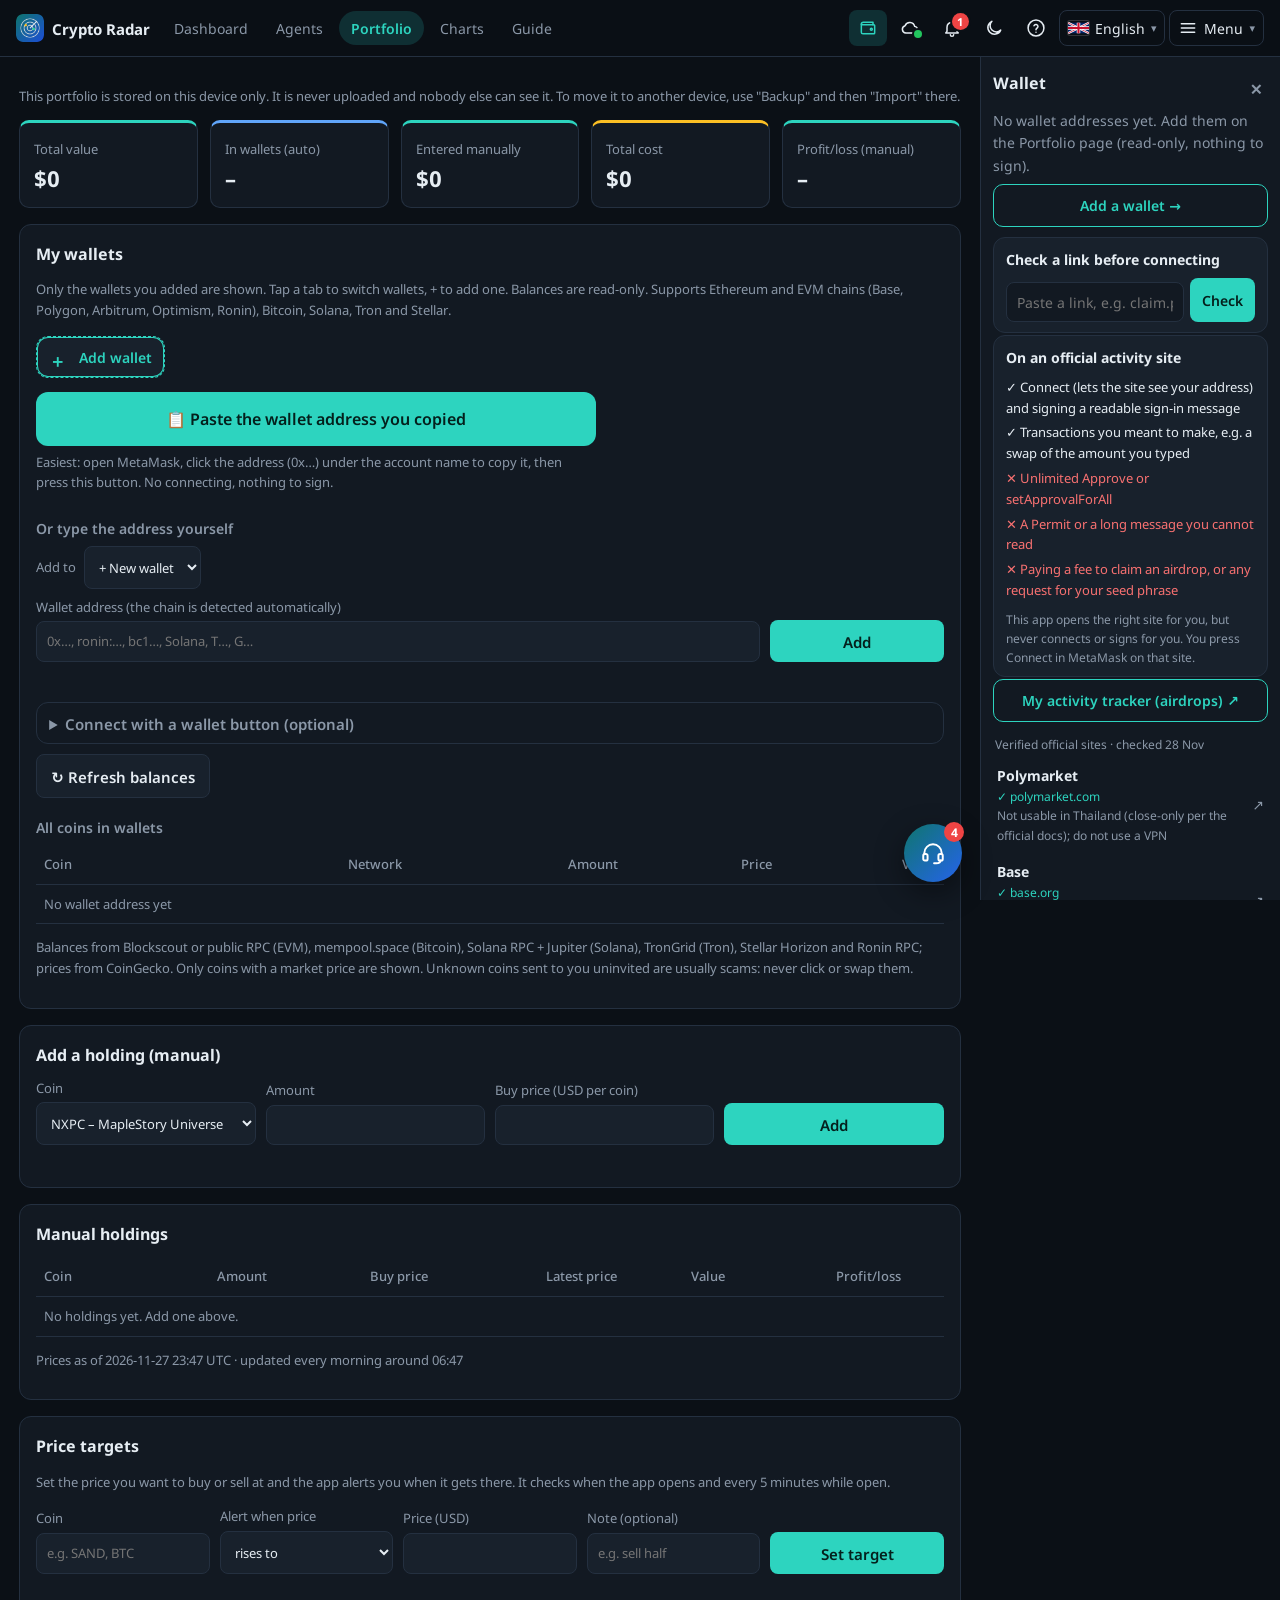
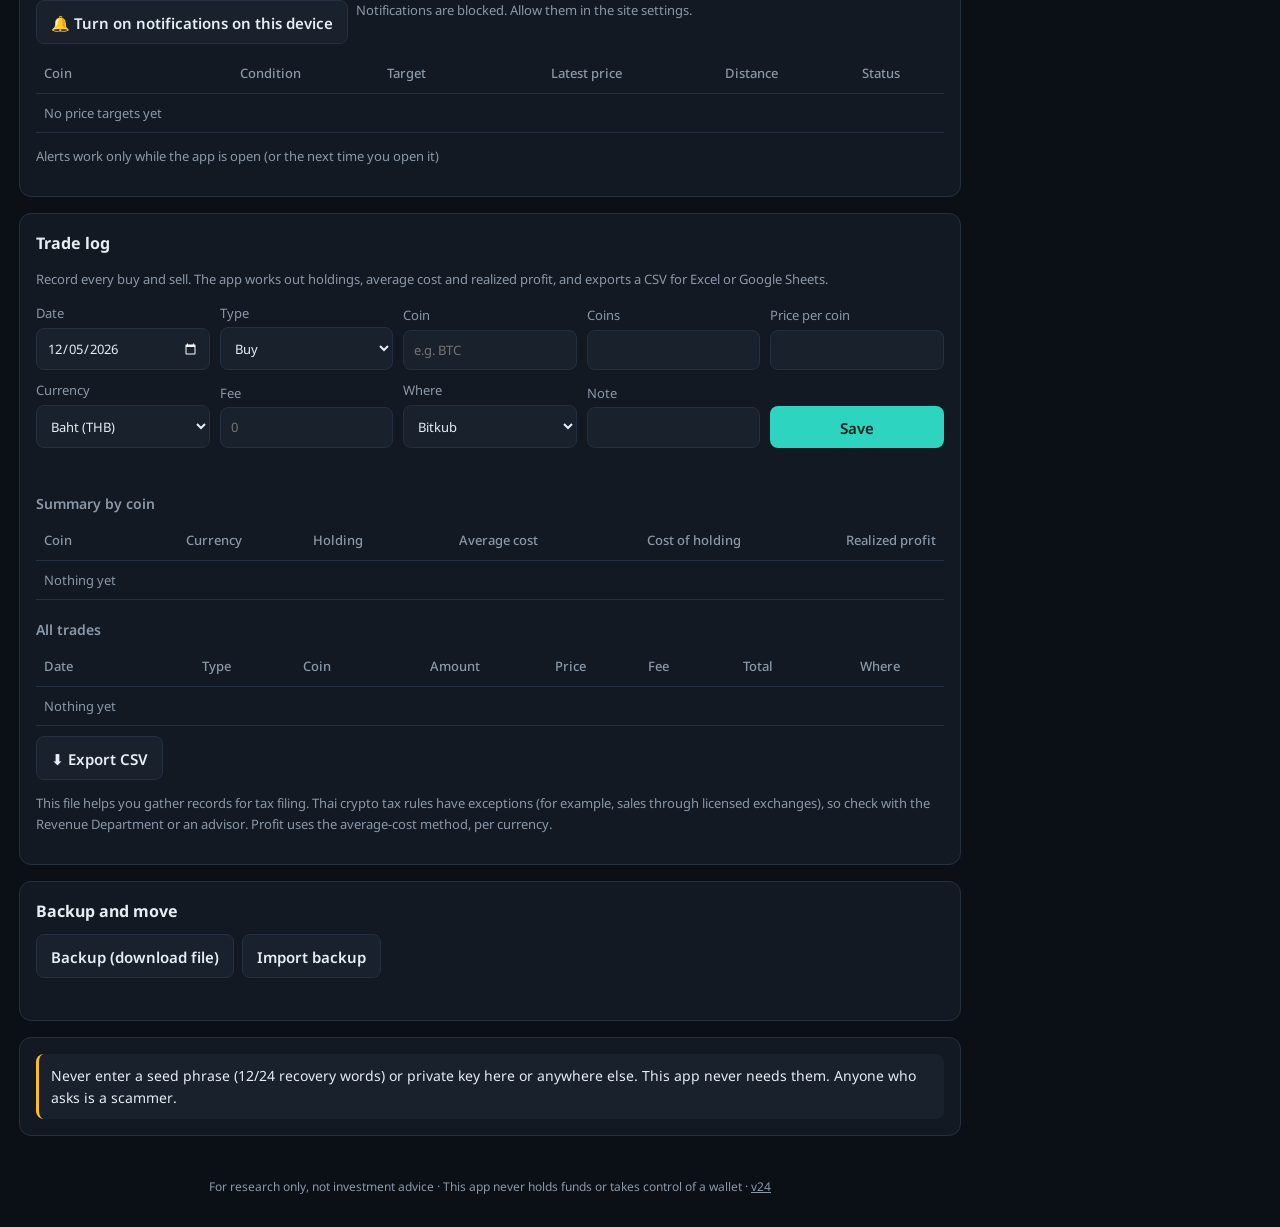
<file: portfolio.html>
<!doctype html>
<html lang="th">
<head>
<meta charset="utf-8">
<meta name="viewport" content="width=device-width,initial-scale=1,viewport-fit=cover">
<title>พอร์ตของฉัน · เรดาร์คริปโต</title>
<meta name="theme-color" content="#0b1016">
<link rel="manifest" href="manifest.webmanifest">
<link rel="icon" href="icons/icon-192.png">
<link rel="apple-touch-icon" href="icons/apple-touch-icon.png">
<meta name="apple-mobile-web-app-capable" content="yes">
<meta name="apple-mobile-web-app-status-bar-style" content="black-translucent">
<link rel="preload" href="vendor/fonts/noto-sans-thai-looped-thai-wght-normal.woff2" as="font" type="font/woff2" crossorigin>
<link rel="stylesheet" href="css/app.css">
<script src="js/i18n.js"></script>
<style>
:root { --green: #34d399; --amber: #fbbf24; --red: #f87171; }
.wrap { max-width: 1500px; margin: 0 auto; padding: 16px clamp(12px, 1.5vw, 28px) 24px; }
.card { background: var(--panel); border: 1px solid var(--line); border-radius: 12px; padding: 16px; margin-top: 16px; }
.card h2 { margin: 0 0 10px; font-size: 16px; }
.muted { color: var(--muted); font-size: 13px; }
.kpis { display: grid; grid-template-columns: repeat(auto-fit, minmax(160px, 1fr)); gap: 12px; }
.kpi { background: var(--panel); border: 1px solid var(--line); border-top: 3px solid var(--teal); border-radius: 10px; padding: 12px 14px; }
.kpi:nth-child(2) { border-top-color: var(--blue); } .kpi:nth-child(4) { border-top-color: var(--amber); }
.kpi b { display: block; font-size: 22px; font-variant-numeric: tabular-nums; }
.grid { display: grid; grid-template-columns: repeat(auto-fit, minmax(150px, 1fr)); gap: 10px; align-items: end; }
label { display: block; font-size: 13px; color: var(--muted); }
input, select { width: 100%; margin-top: 4px; padding: 9px 10px; border-radius: 8px; border: 1px solid var(--line); background: var(--panel2); color: var(--fg); font: inherit; }
button { padding: 9px 14px; border-radius: 8px; border: 0; background: var(--teal); color: var(--on-accent); font: inherit; font-weight: 600; cursor: pointer; }
button.ghost { background: transparent; color: var(--red); border: 1px solid var(--line); padding: 5px 10px; }
button.plain { background: var(--panel2); color: var(--fg); border: 1px solid var(--line); }
button:disabled { opacity: .5; cursor: default; }
.tw { overflow-x: auto; }
table { width: 100%; border-collapse: collapse; font-variant-numeric: tabular-nums; }
th, td { padding: 9px 8px; border-bottom: 1px solid var(--line); text-align: right; white-space: nowrap; }
th:first-child, td:first-child { text-align: left; }
th { color: var(--muted); font-weight: 500; font-size: 13px; }
.pos { color: var(--green); } .neg { color: var(--red); }
.warn { border-left: 3px solid var(--amber); background: var(--panel2); padding: 10px 12px; border-radius: 8px; font-size: 14px; }
.msg { min-height: 1.4em; font-size: 13px; margin-top: 8px; }
.row { display: flex; gap: 8px; flex-wrap: wrap; }
.hidden { display: none; }
.steps { margin: 6px 0 12px; padding-left: 20px; font-size: 14px; } .steps li { margin: 4px 0; }
code { background: var(--panel2); padding: 1px 5px; border-radius: 4px; }
.sub { font-size: 14px; margin: 18px 0 6px; color: var(--muted); font-weight: 600; }
label.inline { display: inline-flex; align-items: center; gap: 8px; }
label.inline select { width: auto; margin: 0; }
.acct { border: 1px solid var(--line); border-radius: 12px; margin-bottom: 10px; overflow: hidden; }
.acct-h { display: flex; align-items: center; gap: 10px; padding: 10px 12px; background: var(--panel2); flex-wrap: wrap; }
.acct-h .nm { font-weight: 700; }
.acct-h .tot { margin-left: auto; font-size: 18px; font-weight: 700; font-variant-numeric: tabular-nums; }
.acct-h button { padding: 4px 8px; font-size: 12px; }
.addr { display: flex; align-items: center; gap: 10px; padding: 9px 12px; border-top: 1px solid var(--line); }
.addr .ic { width: 26px; height: 26px; border-radius: 50%; display: grid; place-items: center; font-size: 13px; font-weight: 700; color: #fff; flex: none; }
.addr .ch { min-width: 0; flex: 1; }
.addr .ch b { display: block; font-size: 14px; }
.addr .ch code { font-size: 12px; color: var(--muted); }
.addr .copy { background: none; border: 0; color: var(--muted); padding: 2px 4px; cursor: pointer; font-size: 13px; }
.addr .bal { font-variant-numeric: tabular-nums; text-align: right; white-space: nowrap; }
.addr .bal small { display: block; color: var(--muted); font-size: 11px; }
.ic.evm { background: #627eea; } .ic.btc { background: #f7931a; } .ic.sol { background: linear-gradient(135deg, #9945ff, #14f195); }
.ic.tron { background: #eb0029; } .ic.xlm { background: #111; border: 1px solid #555; }
</style>
</head>
<body>
<header class="app-bar">
  <a class="brand" href="./"><img src="icons/icon-192.png" alt=""><span>เรดาร์คริปโต</span></a>
  <nav class="tabs">
    <a href="./">แดชบอร์ด</a>
    <a href="agents.html">เอเจนต์</a>
    <a href="portfolio.html" class="on">พอร์ต</a>
    <a href="coin.html">กราฟ</a>
    <a href="guide.html">คู่มือ</a>
  </nav>
</header>

<div class="wrap">
  <p class="muted">พอร์ตนี้เก็บไว้ในเครื่องนี้เท่านั้น ไม่ส่งขึ้นเซิร์ฟเวอร์ คนอื่นมองไม่เห็น ถ้าจะย้ายไปเครื่องอื่นให้กด "สำรองข้อมูล" แล้ว "นำเข้า" ที่เครื่องใหม่</p>
  <div class="kpis">
    <div class="kpi"><span class="muted">มูลค่ารวมทั้งหมด</span><b id="k-total">–</b></div>
    <div class="kpi"><span class="muted">ในกระเป๋า (อ่านอัตโนมัติ)</span><b id="k-wallet">–</b></div>
    <div class="kpi"><span class="muted">ที่กรอกเอง</span><b id="k-value">–</b></div>
    <div class="kpi"><span class="muted">ต้นทุนรวม</span><b id="k-cost">–</b></div>
    <div class="kpi"><span class="muted">กำไร/ขาดทุน (ที่กรอกเอง)</span><b id="k-pl">–</b></div>
  </div>

  <div class="card" id="wallets">
    <h2>กระเป๋าของฉัน</h2>
    <p class="muted">แสดงเฉพาะกระเป๋าที่คุณเพิ่มไว้ กดแท็บเพื่อสลับกระเป๋า กด + เพื่อเพิ่ม แอปอ่านยอดแบบดูอย่างเดียว รองรับ Ethereum และเครือข่าย EVM (Base, Polygon, Arbitrum, Optimism, Ronin), Bitcoin, Solana, Tron และ Stellar</p>
    <div class="wtabs" id="w-tabs" role="tablist"></div>
    <div id="w-list"></div>

    <div id="w-addpane" hidden>
      <div class="easy">
        <button id="w-paste" class="big" type="button">📋 วางที่อยู่กระเป๋าที่คัดลอกไว้</button>
        <p class="muted">ง่ายสุด: เปิด MetaMask แล้วกดที่ที่อยู่ (0x…) ใต้ชื่อบัญชีเพื่อคัดลอก แล้วกดปุ่มนี้ ไม่ต้องเชื่อมต่อ ไม่ต้องเซ็นอะไร</p>
        <div class="msg" id="w-easy-msg"></div>
      </div>
      <h3 class="sub">หรือพิมพ์ที่อยู่เอง</h3>
      <label class="inline">เพิ่มเข้า <select id="a-target"></select></label>
      <div class="grid" style="margin-top:8px">
        <label style="grid-column:1/-2">ที่อยู่กระเป๋า (แอปรู้เองว่าเป็นเครือข่ายไหน)<input id="w-addr" maxlength="120" placeholder="0x…, ronin:…, bc1…, Solana, T…, G…" autocomplete="off" spellcheck="false"></label>
        <button id="w-add" type="button">เพิ่ม</button>
      </div>
      <div class="msg muted" id="w-msg"></div>
      <details class="cmore" id="c-more">
        <summary>เชื่อมด้วยปุ่มกระเป๋า (ไม่จำเป็น)</summary>
        <div class="danger">ตอนนี้ MetaMask อาจขึ้นป้ายแดงว่าเว็บนี้ "Malicious — flagged as unsafe" เพราะระบบสแกนอัตโนมัติจับเว็บใหม่บน github.io ที่ขอเชื่อมกระเป๋า เรากำลังยื่นเรื่องให้ตรวจใหม่ ระหว่างนี้ <b>ถ้าเห็นป้ายนั้น ให้กด "Back to safety" แล้วใช้ปุ่ม "วางที่อยู่กระเป๋า" ด้านบนแทน</b> ได้ผลเหมือนกัน และปลอดภัยกว่าเพราะไม่ต้องเชื่อมอะไรเลย</div>
        <div class="wpick" id="c-wallets"></div>
        <div class="msg muted" id="c-msg"></div>
        <dialog class="bdlg" id="c-ask">
          <h3>กระเป๋าของคุณอยู่ในเบราว์เซอร์ไหน?</h3>
          <p class="muted" id="c-ask-sub"></p>
          <div class="bdlg-opts" id="c-ask-opts"></div>
          <div class="msg" id="c-ask-msg"></div>
          <div class="row" style="justify-content:flex-end"><button class="plain" type="button" id="c-ask-close">ปิด</button></div>
        </dialog>
        <details class="cbrowser" id="c-browser">
          <summary>กระเป๋าของคุณอยู่ในเบราว์เซอร์อื่น? (เช่น ติดตั้ง MetaMask ไว้ใน Chrome แต่ตอนนี้เปิดด้วย Edge)</summary>
          <p class="muted" id="cb-now"></p>
          <p>เว็บแอปเลือกเบราว์เซอร์ให้เองไม่ได้ ให้เปิดหน้านี้ในเบราว์เซอร์ที่มีกระเป๋าของคุณอยู่แล้ว:</p>
          <div class="row" id="cb-btns"><button class="plain" id="cb-copy" type="button">📋 คัดลอกลิงก์หน้านี้</button></div>
          <ol>
            <li>กดคัดลอกลิงก์ (หรือกดปุ่มเปิดในเบราว์เซอร์ด้านบน ถ้ามี)</li>
            <li>เปิดเบราว์เซอร์ที่มีกระเป๋าของคุณ แล้ววางลิงก์ในช่องที่อยู่เว็บ</li>
            <li>กดแท็บ + เพิ่มกระเป๋า แล้วเลือกกระเป๋าอีกครั้ง</li>
            <li>แนะนำ: ติดตั้งแอปจากเบราว์เซอร์นั้น (เมนู ⋮ → ติดตั้งแอป) แอปจะเปิดด้วยเบราว์เซอร์นั้นทุกครั้ง และเห็นกระเป๋าเลย</li>
          </ol>
          <div class="danger">ถ้ากดเชื่อมแล้วกระเป๋าขึ้นหน้า "Create a new wallet" หรือ "I have an existing wallet" แปลว่ากระเป๋าของคุณไม่ได้อยู่ในเบราว์เซอร์นี้ ให้ปิดหน้านั้นได้เลย <b>อย่านำคำกู้คืน (Seed Phrase) ไปกรอกในเบราว์เซอร์ที่สองเพื่อการนี้</b> ใช้เบราว์เซอร์เดิม หรือวางที่อยู่เองด้านล่างแทน</div>
        </details>
        <div class="warn" style="margin:6px 0 12px">แอปนี้จะขอแค่ "ดูที่อยู่กระเป๋า" เท่านั้น จะไม่ขอให้เซ็น อนุมัติ (Approve) หรือส่งธุรกรรมใด ๆ ถ้าเห็นคำขอแบบนั้น ให้กดปฏิเสธทันที</div>
      </details>
    </div>

    <div class="row" style="margin:10px 0 4px">
      <button class="plain" id="w-refresh" type="button">↻ อ่านยอดใหม่</button>
    </div>

    <h3 class="sub" id="w-rows-h">เหรียญในกระเป๋าทั้งหมด</h3>
    <div class="tw"><table>
      <thead><tr><th>เหรียญ</th><th>เครือข่าย</th><th>จำนวน</th><th>ราคา</th><th>มูลค่า</th></tr></thead>
      <tbody id="w-rows"></tbody>
    </table></div>
    <p class="muted">อ่านยอดจาก Blockscout หรือ RPC สาธารณะ (EVM), mempool.space (Bitcoin), Solana RPC + Jupiter (Solana), TronGrid (Tron), Stellar Horizon และ Ronin RPC ราคาจาก CoinGecko แสดงเฉพาะเหรียญที่มีราคาในตลาด เหรียญแปลก ๆ ที่ถูกส่งเข้ากระเป๋าโดยไม่ได้ขอมักเป็นสแกม อย่ากดหรือแลกเด็ดขาด</p>
  </div>

  <div class="card">
    <h2>เพิ่มเหรียญที่ถือ (กรอกเอง)</h2>
    <div class="grid">
      <label>เหรียญ<select id="f-asset"></select></label>
      <label id="custom-wrap" class="hidden">ชื่อเหรียญ<input id="f-custom" maxlength="20" placeholder="เช่น BTC"></label>
      <label>จำนวน<input id="f-amount" type="number" min="0" step="any" inputmode="decimal"></label>
      <label>ราคาที่ซื้อ (USD ต่อเหรียญ)<input id="f-buy" type="number" min="0" step="any" inputmode="decimal"></label>
      <label id="manual-wrap" class="hidden">ราคาตอนนี้ (USD, กรอกเอง)<input id="f-manual" type="number" min="0" step="any" inputmode="decimal"></label>
      <button id="f-add" type="button">เพิ่ม</button>
    </div>
    <div class="msg muted" id="msg"></div>
  </div>

  <div class="card">
    <h2>เหรียญที่กรอกเอง</h2>
    <div class="tw"><table>
      <thead><tr><th>เหรียญ</th><th>จำนวน</th><th>ราคาซื้อ</th><th>ราคาล่าสุด</th><th>มูลค่า</th><th>กำไร/ขาดทุน</th><th></th></tr></thead>
      <tbody id="rows"></tbody>
    </table></div>
    <p class="muted" id="asof"></p>
  </div>

  <div class="card" id="targets">
    <h2>ราคาเป้าหมาย</h2>
    <p class="muted">ตั้งราคาที่อยากซื้อหรืออยากขาย แอปจะเตือนเมื่อราคาถึง เช็กทันทีที่เปิดแอป และทุก 5 นาทีระหว่างที่เปิดอยู่</p>
    <div class="grid">
      <label>เหรียญ<input id="t-sym" maxlength="20" placeholder="เช่น SAND, BTC" autocomplete="off"></label>
      <label>เตือนเมื่อราคา<select id="t-dir"><option value="above">ขึ้นถึง (ขึ้นไปแตะ)</option><option value="below">ลงถึง (ลงมาแตะ)</option></select></label>
      <label>ราคา (USD)<input id="t-price" type="number" min="0" step="any" inputmode="decimal"></label>
      <label>โน้ต (ไม่ใส่ก็ได้)<input id="t-note" maxlength="60" placeholder="เช่น ขายครึ่งหนึ่ง"></label>
      <button id="t-add" type="button">ตั้งเป้า</button>
    </div>
    <div class="msg muted" id="t-msg"></div>
    <div class="row"><button class="plain" id="t-notify" type="button">🔔 เปิดการแจ้งเตือนบนเครื่องนี้</button><span class="muted" id="t-perm"></span></div>
    <div class="tw" style="margin-top:10px"><table>
      <thead><tr><th>เหรียญ</th><th>เงื่อนไข</th><th>ราคาเป้า</th><th>ราคาล่าสุด</th><th>ห่างอีก</th><th>สถานะ</th><th></th></tr></thead>
      <tbody id="t-rows"></tbody>
    </table></div>
    <p class="muted">แจ้งเตือนได้เฉพาะตอนที่เปิดแอปอยู่ (หรือตอนเปิดครั้งถัดไป)</p>
  </div>

  <div class="card" id="telegram" hidden>
    <h2>แจ้งเตือนเข้า Telegram</h2>
    <p class="muted">ให้แอปส่งแจ้งเตือนเข้า Telegram ของคุณ ทั้งราคาถึงเป้า และเหรียญในพอร์ตขยับแรงเกิน 10% ใน 24 ชม. ตั้งครั้งเดียวต่อเครื่อง</p>
    <ol class="steps">
      <li>ใน Telegram ค้นหา <b>@BotFather</b> (มีเครื่องหมายถูกสีฟ้า) พิมพ์ <code>/newbot</code> ตั้งชื่อบอท แล้วคัดลอก <b>token</b> ที่ได้มาวางด้านล่าง</li>
      <li>กดเข้าไปที่บอทที่เพิ่งสร้าง แล้วกด <b>Start</b> (หรือพิมพ์อะไรก็ได้ส่งไป 1 ข้อความ)</li>
      <li>กลับมากด <b>หา Chat ID ให้</b> แล้วกด <b>ทดสอบส่ง</b></li>
    </ol>
    <div class="grid">
      <label style="grid-column:1/-1">Bot token<input id="tg-token" placeholder="123456789:AA..." autocomplete="off" spellcheck="false"></label>
      <label>Chat ID<input id="tg-chat" placeholder="กดปุ่มหาให้" autocomplete="off"></label>
      <button class="plain" id="tg-find" type="button">หา Chat ID ให้</button>
      <button id="tg-save" type="button">บันทึก + ทดสอบส่ง</button>
      <button class="ghost" id="tg-clear" type="button" style="padding:9px 14px">ลบการตั้งค่า</button>
    </div>
    <div class="msg muted" id="tg-msg"></div>
    <div class="warn" style="margin-top:8px">token ของบอทเก็บไว้ในเครื่องนี้เท่านั้น ไม่อยู่ในไฟล์สำรอง อย่าส่ง token ให้ใคร ถ้าหลุดให้กด /revoke ใน @BotFather แล้วสร้างใหม่</div>
    <p class="muted">แอปส่งได้ตอนที่เปิดอยู่เท่านั้น ส่วน <b>สรุปทุกเช้า 07:35 น.</b> (วันปิดแอร์ดรอป วันปลดล็อก และเหรียญที่ติดตามขยับแรง) ส่งเองได้แม้ปิดแอป ถ้าตั้งค่าใน GitHub ตามคู่มือ</p>
  </div>

  <div class="card" id="trades">
    <h2>บันทึกซื้อขาย</h2>
    <p class="muted">จดทุกครั้งที่ซื้อหรือขาย แอปสรุปจำนวนที่ถือ ต้นทุนเฉลี่ย และกำไรที่ขายไปแล้วให้ ส่งออกเป็นไฟล์ CSV เปิดใน Excel หรือ Google Sheets ได้</p>
    <div class="grid">
      <label>วันที่<input id="r-date" type="date"></label>
      <label>รายการ<select id="r-type"><option value="buy">ซื้อ</option><option value="sell">ขาย</option></select></label>
      <label>เหรียญ<input id="r-sym" maxlength="20" placeholder="เช่น BTC" autocomplete="off"></label>
      <label>จำนวนเหรียญ<input id="r-amount" type="number" min="0" step="any" inputmode="decimal"></label>
      <label>ราคาต่อเหรียญ<input id="r-price" type="number" min="0" step="any" inputmode="decimal"></label>
      <label>สกุลเงิน<select id="r-cur"><option value="THB">บาท (THB)</option><option value="USD">ดอลลาร์ (USD)</option></select></label>
      <label>ค่าธรรมเนียม<input id="r-fee" type="number" min="0" step="any" inputmode="decimal" placeholder="0"></label>
      <label>ที่ไหน<select id="r-ex"><option>Bitkub</option><option>Binance TH</option><option>Bitazza</option><option>กระเป๋า (DEX)</option><option>อื่น ๆ</option></select></label>
      <label>โน้ต<input id="r-note" maxlength="80"></label>
      <button id="r-add" type="button">บันทึก</button>
    </div>
    <div class="msg muted" id="r-msg"></div>
    <h3 class="sub">สรุปรายเหรียญ</h3>
    <div class="tw"><table>
      <thead><tr><th>เหรียญ</th><th>สกุล</th><th>ถืออยู่</th><th>ต้นทุนเฉลี่ย</th><th>ต้นทุนที่ยังถือ</th><th>กำไรที่ขายแล้ว</th></tr></thead>
      <tbody id="r-sum"></tbody>
    </table></div>
    <h3 class="sub">รายการทั้งหมด</h3>
    <div class="tw"><table>
      <thead><tr><th>วันที่</th><th>รายการ</th><th>เหรียญ</th><th>จำนวน</th><th>ราคา</th><th>ค่าธรรมเนียม</th><th>รวม</th><th>ที่ไหน</th><th></th></tr></thead>
      <tbody id="r-rows"></tbody>
    </table></div>
    <div class="row" style="margin-top:10px"><button class="plain" id="r-csv" type="button">⬇ ส่งออก CSV</button></div>
    <p class="muted">ไฟล์นี้ช่วยรวบรวมข้อมูลไว้ใช้ตอนยื่นภาษี กฎภาษีคริปโตของไทยมีข้อยกเว้นบางกรณี (เช่น ขายผ่านกระดานที่ได้รับอนุญาต) ควรเช็กกับกรมสรรพากรหรือผู้เชี่ยวชาญอีกครั้ง กำไรคำนวณแบบต้นทุนเฉลี่ย แยกตามสกุลเงิน</p>
  </div>

  <div class="card" id="backup">
    <h2>สำรองและย้ายข้อมูล</h2>
    <div class="row">
      <button class="plain" id="b-export" type="button">สำรองข้อมูล (ดาวน์โหลดไฟล์)</button>
      <button class="plain" id="b-import" type="button">นำเข้าไฟล์สำรอง</button>
      <input type="file" id="b-file" accept="application/json,.json" hidden>
    </div>
    <div class="msg muted" id="b-msg"></div>
  </div>

  <div class="card">
    <div class="warn">ห้ามกรอก seed phrase (คำกู้กระเป๋า 12/24 คำ) หรือ private key ลงในแอปนี้หรือที่ไหนก็ตาม แอปนี้ไม่ต้องใช้ข้อมูลนั้นเลย ใครขอ = มิจฉาชีพ</div>
  </div>
</div>

<footer class="app-foot">ข้อมูลเพื่อการศึกษา ไม่ใช่คำแนะนำการลงทุน · แอปนี้ไม่รับฝากเงินและไม่เชื่อมกระเป๋า</footer>

<script src="js/app.js"></script>
<script src="js/wallet-panel.js"></script>
<script src="js/coins.js"></script>
<script src="js/alerts.js"></script>
<script src="js/agents.js"></script>
<script src="js/portfolio.js"></script>
</body>
</html>
</file>
<file: css/app.css>
/* Noto Sans Thai Looped (SIL OFL, vendor/fonts/OFL.txt), served from the app so it also works offline. */
@font-face { font-family: "Noto Sans Thai Looped"; font-style: normal; font-display: swap; font-weight: 100 900;
  src: url(../vendor/fonts/noto-sans-thai-looped-thai-wght-normal.woff2) format("woff2-variations"), url(../vendor/fonts/noto-sans-thai-looped-thai-wght-normal.woff2) format("woff2");
  unicode-range: U+02D7, U+0303, U+0331, U+0E01-0E5B, U+200C-200D, U+25CC; }
@font-face { font-family: "Noto Sans Thai Looped"; font-style: normal; font-display: swap; font-weight: 100 900;
  src: url(../vendor/fonts/noto-sans-thai-looped-latin-wght-normal.woff2) format("woff2-variations"), url(../vendor/fonts/noto-sans-thai-looped-latin-wght-normal.woff2) format("woff2");
  unicode-range: U+0000-00FF, U+0131, U+0152-0153, U+02BB-02BC, U+02C6, U+02DA, U+02DC, U+0304, U+0308, U+0329, U+2000-206F, U+20AC, U+2122, U+2191, U+2193, U+2212, U+2215, U+FEFF, U+FFFD; }
:root {
  color-scheme: dark;
  --bg: #0b1016; --panel: #121922; --panel2: #18212c; --line: #243040;
  --fg: #e6edf3; --muted: #8b98a8; --teal: #2dd4bf; --blue: #60a5fa;
  --bar: rgba(11, 16, 22, .92); --accent-bg: #0f2f33; --on-accent: #04201c; --shadow: 0 10px 30px rgba(0, 0, 0, .45);
  /* Tokens the dashboard page expects from its host */
  --app-font: "Noto Sans Thai Looped", system-ui, -apple-system, "Segoe UI", "Leelawadee UI", sans-serif;
  --font-anthropic-sans: var(--app-font);
  --cds-font-size-caption: .8125rem; --cds-font-size-body: .9375rem; --cds-font-size-heading: 1.125rem;
  --cds-gap-xs: .25rem; --cds-gap-sm: .5rem; --cds-gap-md: .875rem; --cds-gap-lg: 1.25rem;
  --cds-pad-sm: .5rem; --cds-pad-md: .875rem; --cds-pad-lg: 1.25rem;
  --cds-radius: 14px; --cds-dur-slow: .3s;
}
* { box-sizing: border-box; }
html { background: var(--bg); }
body {
  margin: 0; background: var(--bg); color: var(--fg);
  font: 15px/1.6 var(--app-font);
  padding: env(safe-area-inset-top) env(safe-area-inset-right) env(safe-area-inset-bottom) env(safe-area-inset-left);
}
.app-bar {
  position: sticky; top: 0; z-index: 10; display: flex; align-items: center; gap: 12px; flex-wrap: wrap;
  padding: 10px 16px; background: var(--bar); backdrop-filter: blur(8px); border-bottom: 1px solid var(--line);
}
.brand { display: flex; align-items: center; gap: 8px; color: var(--fg); text-decoration: none; font-weight: 700; }
.brand img { width: 28px; height: 28px; border-radius: 7px; }
.tabs { display: flex; gap: 4px; }
.tabs a { color: var(--muted); text-decoration: none; padding: 6px 12px; border-radius: 999px; font-size: 14px; }
.tabs a.on { background: var(--accent-bg); color: var(--teal); font-weight: 600; }
.install { border: 0; border-radius: 8px; padding: 7px 12px; background: var(--teal); color: var(--on-accent); font: inherit; font-size: 14px; font-weight: 600; cursor: pointer; }
.app-main { max-width: 2400px; margin: 0 auto; padding: 0 clamp(12px, 1.5vw, 28px); }
.app-main .nf { border-radius: 0; }
.loading { color: var(--muted); padding: 40px 0; text-align: center; }
.app-foot { max-width: 2400px; margin: 0 auto; padding: 16px 16px 32px; color: var(--muted); font-size: 12px; text-align: center; }
.toast {
  position: fixed; left: 50%; bottom: calc(16px + env(safe-area-inset-bottom)); transform: translateX(-50%); z-index: 20;
  background: var(--panel2); border: 1px solid var(--line); border-radius: 10px; padding: 10px 14px; font-size: 14px;
  box-shadow: var(--shadow); max-width: calc(100vw - 32px);
}
.dash-skeleton { color: var(--muted); }
.new-version { display: flex; align-items: center; gap: 10px; }
.new-version button { border: 0; border-radius: 6px; padding: 5px 10px; background: var(--teal); color: var(--on-accent); font: inherit; font-weight: 600; cursor: pointer; }
a.toast { color: var(--fg); text-decoration: none; }
#price-table tbody tr { cursor: pointer; }
#price-table tbody tr:hover td { background: rgba(45, 212, 191, .06); }
.coinlink { color: inherit; text-decoration: underline dotted; text-underline-offset: 3px; }
.alert-toast { border-color: var(--teal); }

/* Top-right toolbar: status, bell, theme, help, language, menu */
.tools { margin-left: auto; display: flex; align-items: center; gap: 4px; }
.tb { position: relative; display: inline-flex; align-items: center; gap: 6px; height: 36px; min-width: 36px; padding: 0 8px; justify-content: center;
  border: 1px solid transparent; border-radius: 8px; background: none; color: var(--fg); font: inherit; font-size: 14px; font-weight: 400; cursor: pointer; text-decoration: none; }
.tb:hover, .tb[aria-expanded="true"] { background: var(--panel2); border-color: var(--line); }
.tb:focus-visible { outline: 2px solid var(--teal); outline-offset: 1px; }
.lang .tb, .menu .tb { border-color: var(--line); }
.tb .caret { color: var(--muted); font-size: 11px; }
.flag { display: inline-flex; line-height: 0; } .flag svg { border-radius: 2px; box-shadow: 0 0 0 1px rgba(127, 127, 127, .35); }
.status .dot { position: absolute; right: 6px; bottom: 7px; width: 8px; height: 8px; border-radius: 50%; background: #22c55e; box-shadow: 0 0 0 2px var(--bg); }
.status.off .dot { background: var(--muted); }
.status.off .tb { color: var(--muted); }
.bell .badge { position: absolute; top: 2px; right: 1px; min-width: 17px; height: 17px; padding: 0 4px; border-radius: 9px; background: #ef4444; color: #fff;
  font-size: 11px; font-weight: 700; line-height: 17px; text-align: center; box-shadow: 0 0 0 2px var(--bg); }
.dd { position: relative; }
.dd-panel { position: absolute; right: 0; top: calc(100% + 6px); z-index: 30; width: max-content; min-width: 220px; max-width: min(360px, calc(100vw - 24px));
  max-height: min(70vh, 520px); overflow: auto; background: var(--panel); border: 1px solid var(--line); border-radius: 12px; padding: 6px; box-shadow: var(--shadow); font-size: 14px; }
.status .dd-panel { padding: 12px 14px; display: grid; gap: 4px; }
.bell .dd-panel { width: 340px; }
.dd-head { font-weight: 700; padding: 6px 8px 4px; }
.dd-sec { color: var(--muted); font-size: 12px; padding: 8px 8px 2px; }
.dd-empty, .dd-note { padding: 8px; font-size: 12px; }
.dd-note { border-top: 1px solid var(--line); margin-top: 4px; }
.dd-sep { height: 1px; background: var(--line); margin: 4px 2px; }
.dd-item { display: flex; flex-direction: column; gap: 1px; width: 100%; padding: 8px; border: 0; border-radius: 8px; background: none; color: var(--fg);
  font: inherit; font-weight: 400; text-align: left; text-decoration: none; cursor: pointer; }
.dd-item.row { flex-direction: row; align-items: center; gap: 10px; }
.dd-item:hover, .dd-item:focus-visible { background: var(--panel2); outline: none; }
.dd-item .s { color: var(--muted); font-size: 12px; }
.dd-item.new .t::before { content: ""; display: inline-block; width: 7px; height: 7px; border-radius: 50%; background: var(--teal); margin-right: 6px; vertical-align: middle; }
.dd-item .ico { width: 20px; text-align: center; }
.dd-item .chk { margin-left: auto; color: var(--teal); font-weight: 700; }
.dd-item.on { color: var(--teal); }
.muted { color: var(--muted); }
.foot-ver { color: inherit; }
@media (max-width: 760px) {
  .app-bar { gap: 6px 8px; padding: 8px 12px; }
  .tabs { order: 3; width: 100%; justify-content: space-between; }
  .tabs a { flex: 1; text-align: center; padding: 6px 4px; }
  .tb .lbl, .tb .caret { display: none; }
  .tb { padding: 0 6px; }
  .install { padding: 6px 10px; font-size: 13px; }
  .dd { position: static; }
  .dd-panel { position: fixed; left: 12px; right: 12px; top: var(--top, 56px); width: auto; max-width: none; }
  .bell .dd-panel { width: auto; }
}
@media (max-width: 440px) { .brand span { display: none; } }

/* Light theme */
html[data-theme="light"] {
  color-scheme: light;
  --bg: #f5f7fa; --panel: #ffffff; --panel2: #eef2f6; --line: #d6dde6;
  --fg: #16202b; --muted: #5b6878; --teal: #0f766e; --blue: #1d4ed8;
  --bar: rgba(255, 255, 255, .92); --accent-bg: #d5f3ef; --on-accent: #ffffff; --shadow: 0 10px 30px rgba(15, 23, 42, .14);
  --green: #15803d; --amber: #b45309; --red: #dc2626;
}
html[data-theme="light"] .nf {
  color-scheme: light;
  --nf-bg: #f5f7fa; --nf-panel: #ffffff; --nf-panel-2: #eef2f6; --nf-line: #d6dde6; --nf-fg: #16202b; --nf-muted: #5b6878;
  --nf-teal: #0f766e; --nf-blue: #1d4ed8; --nf-green: #15803d; --nf-amber: #b45309; --nf-pink: #be185d; --nf-red: #dc2626; --nf-grey: #64748b;
}
html[data-theme="light"] .nf-nav button.on, html[data-theme="light"] .nf-filter button.on, html[data-theme="light"] .nf-go { background: #d5f3ef; }
html[data-theme="light"] .nf-go:hover, html[data-theme="light"] .nf-go:focus-visible, html[data-theme="light"] .nf-pf-go { color: #fff; }
html[data-theme="light"] .nf-alert, html[data-theme="light"] .nf-cd .it.hot { background: #fdecec; border-color: #f3b4b4; }
html[data-theme="light"] .nf-alert b:first-child { color: #b91c1c; }
html[data-theme="light"] .nf-adc .wl { color: #b45309; }
html[data-theme="light"] .pos { color: #15803d; } html[data-theme="light"] .neg { color: #dc2626; }
html[data-theme="light"] .b-up { background: #dcfce7; color: #15803d; } html[data-theme="light"] .b-down { background: #fee2e2; color: #b91c1c; } html[data-theme="light"] .b-side { background: #fef3c7; color: #92400e; }
html[data-theme="light"] .ic.xlm { background: #333; }
.dd-panel[hidden] { display: none !important; }

/* Wallet side panel (js/wallet-panel.js): docked on wide screens, a sheet on phones */
.wbtn[aria-pressed="true"] { background: var(--accent-bg); color: var(--teal); }
:root { --wp-w: 300px; }
body.wp-docked { padding-right: calc(var(--wp-w) + env(safe-area-inset-right)); }
/* Docked panel sits under the top bar; the bar keeps the full width by reaching into the body's right padding. */
body.wp-docked .app-bar { margin-right: calc(-1 * (var(--wp-w) + env(safe-area-inset-right))); z-index: 20; }
body.wp-docked .wpanel { top: var(--bar-h, 0px); }
.wpanel { position: fixed; top: 0; right: 0; bottom: 0; width: var(--wp-w); z-index: 15; overflow-y: auto; overscroll-behavior: contain;
  background: var(--panel); border-left: 1px solid var(--line); padding: 10px 12px calc(14px + env(safe-area-inset-bottom)); display: flex; flex-direction: column; gap: 10px; font-size: 14px; }
body.wp-sheet .wpanel { z-index: 40; width: min(420px, 100%); box-shadow: var(--shadow); padding-top: calc(12px + env(safe-area-inset-top)); }
.wpanel[hidden] { display: none; }
.wp-head { display: flex; align-items: center; gap: 8px; }
.wp-head > b { font-size: 16px; }
.wp-acct { flex: 1; min-width: 0; font: inherit; font-weight: 700; font-size: 16px; color: var(--fg); background: none; border: 1px solid transparent; border-radius: 8px; padding: 6px 4px; cursor: pointer; }
.wp-acct:hover { border-color: var(--line); }
.wp-acct option { background: var(--panel); color: var(--fg); }
.wp-x { margin-left: auto; width: 32px; height: 32px; border: 0; border-radius: 8px; background: none; color: var(--muted); font-size: 22px; line-height: 1; cursor: pointer; }
.wp-x:hover { background: var(--panel2); color: var(--fg); }
.wp-addr { align-self: flex-start; display: inline-flex; gap: 4px; align-items: center; border: 1px solid var(--line); border-radius: 999px; background: var(--panel2); color: var(--fg);
  padding: 4px 10px; font: inherit; font-size: 13px; font-family: ui-monospace, Menlo, Consolas, monospace; cursor: pointer; max-width: 100%; }
.wp-addr.full { align-self: stretch; border-radius: 8px; justify-content: space-between; }
.wp-addr .mono { overflow-wrap: anywhere; text-align: left; }
.wp-addr .ic { color: var(--muted); }
.wp-addr.copied { border-color: var(--teal); color: var(--teal); }
.wp-addr.copied .ic::after { content: " ✓"; }
.wp-total b { display: block; font-size: 24px; font-weight: 700; font-variant-numeric: tabular-nums; line-height: 1.2; }
.wp-total .muted { font-size: 12px; }
.wp-acts { display: grid; grid-template-columns: repeat(4, 1fr); gap: 6px; }
.wp-act { display: flex; flex-direction: column; align-items: center; gap: 1px; padding: 6px 2px; border: 0; border-radius: 10px; background: var(--panel2);
  color: var(--fg); font: inherit; font-size: 12px; font-weight: 600; text-decoration: none; cursor: pointer; }
.wp-act:hover { outline: 1px solid var(--line); }
.wp-act .i { font-size: 15px; line-height: 1.2; }
.wp-recv { display: grid; gap: 6px; }
.wp-recv p { margin: 0; font-size: 12px; }
.wp-tabs { display: flex; gap: 18px; border-bottom: 1px solid var(--line); }
.wp-tabs button { border: 0; background: none; color: var(--muted); font: inherit; font-weight: 600; padding: 6px 0 8px; cursor: pointer; border-bottom: 2px solid transparent; margin-bottom: -1px; }
.wp-tabs button.on { color: var(--fg); border-bottom-color: var(--fg); }
.wp-list { display: flex; flex-direction: column; gap: 2px; }
.wp-pad { padding: 8px 2px; margin: 0; }
.wp-tok, .wp-site { display: flex; align-items: center; gap: 8px; padding: 7px 4px; border-radius: 10px; color: var(--fg); text-decoration: none; }
a.wp-tok[href]:hover, .wp-site:hover { background: var(--panel2); }
.wp-tok.unv { opacity: .55; }
.wp-dot { width: 28px; height: 28px; border-radius: 50%; display: grid; place-items: center; color: #fff; font-weight: 700; font-size: 13px; flex: none; }
.wp-tok .l, .wp-site .l { display: flex; flex-direction: column; min-width: 0; flex: 1; }
.wp-tok .r { display: flex; flex-direction: column; align-items: flex-end; text-align: right; }
.wp-tok .muted, .wp-site .muted { font-size: 12px; }
.wp-tok b { font-variant-numeric: tabular-nums; }
.wp-site .host { color: var(--teal); font-size: 12px; overflow-wrap: anywhere; }
.wp-site .go { color: var(--muted); }
.wp-sec { color: var(--muted); font-size: 12px; padding: 10px 2px 2px; }
.wp-check, .wp-rules { background: var(--panel2); border: 1px solid var(--line); border-radius: 12px; padding: 10px 12px; display: grid; gap: 8px; }
.wp-row { display: flex; gap: 6px; }
.wp-row input { flex: 1; min-width: 0; padding: 8px 10px; border-radius: 8px; border: 1px solid var(--line); background: var(--panel); color: var(--fg); font: inherit; font-size: 14px; }
.wp-row button { border: 0; border-radius: 8px; padding: 8px 12px; background: var(--teal); color: var(--on-accent); font: inherit; font-weight: 600; cursor: pointer; }
.wp-res:empty { display: none; }
.wp-res { display: grid; gap: 4px; font-size: 13px; border-radius: 8px; padding: 8px 10px; }
.wp-res.ok { background: rgba(34, 197, 94, .12); } .wp-res.warn { background: rgba(251, 191, 36, .14); } .wp-res.bad { background: rgba(248, 113, 113, .16); }
.wp-res a { color: var(--teal); font-weight: 600; }
.wp-rules ul { margin: 0; padding: 0; list-style: none; display: grid; gap: 4px; font-size: 13px; }
.wp-rules li.ok { color: var(--fg); } .wp-rules li.no { color: #f87171; }
html[data-theme="light"] .wp-rules li.no { color: #dc2626; }
.wp-rules p { margin: 0; font-size: 12px; }
.wp-cta { display: block; text-align: center; padding: 9px 12px; border-radius: 10px; border: 1px solid var(--teal); color: var(--teal); text-decoration: none; font-weight: 600; }
.wp-empty { display: grid; gap: 8px; }
.wp-empty p { margin: 0; color: var(--muted); }
/* Drag the panel's left edge to resize it; double-click resets. */
.wp-grip { display: none; position: fixed; top: var(--bar-h, 0px); bottom: 0; right: calc(var(--wp-w) - 3px); width: 6px; z-index: 16; cursor: col-resize; }
body.wp-docked .wp-grip { display: block; }
.wp-grip:hover, .wp-grip.drag { background: var(--teal); opacity: .5; }
body.wp-resizing { user-select: none; cursor: col-resize; }
@media (max-width: 1199px) { body.wp-docked { padding-right: env(safe-area-inset-right); } }

/* Wallet badges and wallet tabs (portfolio page and side panel) */
.wbadge { width: 26px; height: 26px; border-radius: 8px; display: inline-grid; place-items: center; flex: none; color: #fff; font-weight: 800; font-size: 13px; line-height: 1; overflow: hidden; }
.wbadge.img { background: #fff; }
.wbadge img { width: 100%; height: 100%; object-fit: contain; }
.wtabs { display: flex; gap: 6px; overflow-x: auto; padding: 2px 0 10px; scrollbar-width: thin; }
.wtab { display: inline-flex; align-items: center; gap: 8px; flex: none; padding: 7px 12px 7px 8px; border: 1px solid var(--line); border-radius: 12px;
  background: var(--panel2); color: var(--fg); font: inherit; font-size: 14px; font-weight: 600; cursor: pointer; }
.wtab .tot { color: var(--muted); font-weight: 500; font-variant-numeric: tabular-nums; }
.wtab.on { border-color: var(--teal); box-shadow: inset 0 0 0 1px var(--teal); }
.wtab.add { color: var(--teal); border-style: dashed; }
.wtab .plus { width: 26px; height: 26px; display: grid; place-items: center; font-size: 20px; }
.wpick { display: grid; grid-template-columns: repeat(auto-fill, minmax(210px, 1fr)); gap: 8px; }
.wpick-b { display: flex; align-items: center; gap: 10px; padding: 10px 12px; border: 1px solid var(--line); border-radius: 12px; background: var(--panel2);
  color: var(--fg); font: inherit; text-align: left; cursor: pointer; }
.wpick-b:hover { border-color: var(--teal); }
.wpick-b .wbadge { width: 34px; height: 34px; border-radius: 10px; font-size: 17px; }
.wpick-b .t { display: flex; flex-direction: column; }
.wpick-b .t .muted { font-size: 12px; font-weight: 400; }
.easy { display: grid; gap: 6px; margin: 4px 0 14px; max-width: 560px; }
.easy .big { font-size: 16px; padding: 14px 18px; border-radius: 12px; }
.easy p { margin: 0 0 6px; font-size: 13px; }
.easy .msg:empty { display: none; }
.bdlg { border: 1px solid var(--line); border-radius: 16px; background: var(--panel); color: var(--fg); padding: 18px; width: min(420px, calc(100vw - 32px)); }
.bdlg::backdrop { background: rgba(0, 0, 0, .55); }
.bdlg h3 { margin: 0 0 4px; font-size: 18px; }
.bdlg-opts { display: grid; gap: 8px; margin: 12px 0; }
.bdlg-opts button { display: flex; align-items: center; gap: 12px; text-align: left; font-size: 16px; padding: 14px 16px; border-radius: 12px; background: var(--panel2); color: var(--fg); border: 1px solid var(--line); }
.bdlg-opts button:hover, .bdlg-opts button.on { border-color: var(--teal); }
.bdlg-opts .bi { font-size: 22px; }
.bdlg-opts small { display: block; font-weight: 400; color: var(--muted); font-size: 12px; }
.bdlg .msg:empty { display: none; }
.bdlg .msg { background: var(--panel2); border-radius: 10px; padding: 10px 12px; margin-bottom: 10px; }
.cmore { margin: 14px 0 4px; border: 1px solid var(--line); border-radius: 12px; padding: 8px 12px; }
.cmore > summary { cursor: pointer; font-weight: 600; color: var(--muted); }
.cmore[open] > summary { margin-bottom: 8px; }
.cmore .danger { border-left: 3px solid #f87171; background: rgba(248, 113, 113, .1); padding: 10px 12px; border-radius: 8px; margin: 0 0 10px; }
.cbrowser { margin: 8px 0 4px; border: 1px solid var(--line); border-radius: 12px; padding: 8px 12px; background: var(--panel2); }
.cbrowser > summary { cursor: pointer; font-weight: 600; color: var(--blue); }
.cbrowser p, .cbrowser ol { margin: 8px 0; }
.cbrowser ol { padding-left: 20px; }
.cbrowser .row { display: flex; flex-wrap: wrap; align-items: center; gap: 8px; }
.cbrowser .btnlink { display: inline-block; padding: 9px 14px; border-radius: 8px; background: var(--panel); color: var(--fg); border: 1px solid var(--line); font-weight: 600; text-decoration: none; }
.cbrowser .btnlink:hover { border-color: var(--teal); }
.cbrowser .danger { margin-top: 8px; border-left: 3px solid #f87171; background: rgba(248, 113, 113, .1); padding: 10px 12px; border-radius: 8px; }
.wp-name { font-size: 15px; min-width: 0; overflow: hidden; text-overflow: ellipsis; white-space: nowrap; }
.wp-wtabs { display: flex; gap: 6px; overflow-x: auto; }
.wp-wtab { display: grid; place-items: center; width: 32px; height: 32px; flex: none; border: 1px solid var(--line); border-radius: 10px; background: var(--panel2); cursor: pointer; padding: 0; }
.wp-wtab .wbadge { width: 22px; height: 22px; font-size: 12px; border-radius: 7px; }
.wp-wtab.on { border-color: var(--teal); box-shadow: inset 0 0 0 1px var(--teal); }
.wp-wtab.plus { color: var(--teal); font-size: 18px; text-decoration: none; border-style: dashed; }

/* Coin logos with a network badge (js/app.js CRLogo). */
.clogo { position: relative; display: inline-grid; place-items: center; width: 28px; height: 28px; flex: none; vertical-align: middle; }
.clogo > img, .clogo > .clogo-l { width: 100%; height: 100%; border-radius: 50%; }
.clogo-l { display: grid; place-items: center; color: #fff; font-weight: 700; font-size: 12px; line-height: 1; }
.clogo-b { position: absolute; right: -3px; bottom: -3px; width: 13px; height: 13px; border-radius: 4px; background: var(--panel); box-shadow: 0 0 0 2px var(--panel); overflow: hidden; }
.clogo-b > img, .clogo-b > .clogo-l { width: 100%; height: 100%; border-radius: 3px; font-size: 8px; }
.coin-cell { display: inline-flex; align-items: center; gap: 8px; }
.coin-cell .clogo { width: 22px; height: 22px; }

/* Agent chat (agents page and the floating chat on every page), see js/agents.js */
.agc .btn { border: 1px solid var(--line); border-radius: 999px; padding: 7px 14px; background: var(--panel2); color: var(--fg); font: inherit; font-size: 14px; cursor: pointer; }
.agc .btn.pri { background: var(--teal); color: var(--on-accent); border-color: var(--teal); font-weight: 600; }
.agc .btn.warn { background: #f59e0b; color: #1f1300; border-color: #f59e0b; font-weight: 600; }
.agc .btn.ghost { background: none; }
.agc .btn:disabled { opacity: .6; cursor: wait; }
.agc .meta { color: var(--muted); font-size: 13px; }
.agc .pill { font-size: 12px; border-radius: 999px; padding: 2px 8px; background: var(--panel2); color: var(--muted); white-space: nowrap; }
.agc .pill.sign { background: #3b2a06; color: #fbbf24; }
.agc .pill.ok { background: var(--accent-bg); color: var(--teal); }
.agc .pill.stop { background: #2a1416; color: #f87171; }
.agc .row { display: flex; gap: 10px; align-items: center; padding: 10px 12px; border-bottom: 1px solid var(--line); color: var(--fg); text-decoration: none; }
.agc .row:hover { background: var(--panel2); }
.agc .row.on { background: var(--accent-bg); }
.agc .av { flex: none; width: 36px; height: 36px; border-radius: 50%; background: var(--panel2); display: grid; place-items: center; font-size: 18px; }
.agc .mid { flex: 1; min-width: 0; display: flex; flex-direction: column; }
.agc .mid .last { color: var(--muted); font-size: 13px; white-space: nowrap; overflow: hidden; text-overflow: ellipsis; }
.agc .chead { display: flex; gap: 10px; align-items: center; padding: 10px 14px; border-bottom: 1px solid var(--line); }
.agc .chead .ct { flex: 1; min-width: 0; display: flex; flex-direction: column; }
.agc .back { display: none; color: var(--fg); text-decoration: none; font-size: 26px; line-height: 1; padding: 0 6px 0 0; }
.agc .askf { display: flex; gap: 8px; padding: 10px 12px; border-top: 1px solid var(--line); }
.agc .askf input { flex: 1; min-width: 0; background: var(--panel2); border: 1px solid var(--line); border-radius: 999px; color: var(--fg); font: inherit; font-size: 14px; padding: 8px 14px; }
.agc .cbody { flex: 1; overflow-y: auto; padding: 14px; display: flex; flex-direction: column; gap: 10px; }
.agc .msg { display: flex; gap: 8px; align-items: flex-end; max-width: 760px; }
.agc .msg.me { align-self: flex-end; justify-content: flex-end; }
.agc .bub { background: var(--panel2); border: 1px solid var(--line); border-radius: 14px 14px 14px 4px; padding: 9px 12px; font-size: 14px; min-width: 0; }
.agc .msg.me .bub { background: var(--teal); color: var(--on-accent); border-color: var(--teal); border-radius: 14px 14px 4px 14px; }
.agc .bub p { margin: 4px 0; }
.agc .bub ol, .agc .bub ul { margin: 6px 0; padding-left: 20px; }
.agc .bub .tm { display: block; font-size: 11px; opacity: .75; text-align: right; }
.agc .bub a { color: var(--blue); }
.agc .links { display: flex; flex-wrap: wrap; gap: 6px; margin: 6px 0; }
.agc .links a { background: var(--panel); border: 1px solid var(--line); border-radius: 999px; padding: 3px 10px; font-size: 13px; text-decoration: none; }
.agc .danger { border-left: 3px solid #f87171; background: var(--panel); padding: 6px 10px; border-radius: 8px; margin: 6px 0; }
.agc .round { background: var(--panel); border: 1px solid var(--line); border-radius: 14px; padding: 12px 14px; margin-bottom: 10px; }
.agc .round > .meta { margin: 2px 0 8px; }
.agc .task { border-top: 1px solid var(--line); padding: 10px 0 4px; }
.agc .msg .task { border-top: 0; padding: 0; }
.agc .task .tline { display: flex; flex-wrap: wrap; gap: 6px 10px; align-items: center; font-size: 13px; }
.agc .task .tav { font-size: 16px; }
.agc .task .ttl { display: block; margin: 4px 0 2px; }
.agc .pill.need { background: #3b2a06; color: #fbbf24; }
.agc .task .found { background: var(--panel2); border-radius: 8px; padding: 6px 10px; margin: 6px 0; font-size: 13px; }
.agc .task a.btn { display: inline-block; text-decoration: none; }
.agc .task .replies { justify-content: flex-start; margin: 6px 0 0; }
.agc details.how { margin: 6px 0 2px; font-size: 13px; }
.agc details.how summary { cursor: pointer; color: var(--muted); }
.agpop .round { border: 0; padding: 4px 2px 8px; margin: 0; }
.agc .facts { border: 1px solid #f59e0b; border-radius: 10px; padding: 8px 10px; margin-top: 6px; }
.agc .chk { display: block; margin: 4px 0; }
.agc .no { color: #f87171; margin-top: 6px; }
.agc .replies { display: flex; flex-wrap: wrap; gap: 6px; justify-content: flex-end; }
/* Floating agent chat, bottom-right like the PM app */
.agfab { position: fixed; right: calc(18px + env(safe-area-inset-right)); bottom: calc(18px + env(safe-area-inset-bottom)); z-index: 35; width: 58px; height: 58px; border-radius: 50%;
  border: 0; background: linear-gradient(135deg, #0f766e, #2563eb); color: #fff; display: grid; place-items: center; cursor: pointer; box-shadow: var(--shadow); }
.agfab .badge { position: absolute; top: -2px; right: -2px; min-width: 20px; height: 20px; padding: 0 5px; border-radius: 999px; background: #ef4444; color: #fff; font-size: 12px; font-weight: 700; line-height: 20px; text-align: center; }
body.wp-docked .agfab { right: calc(var(--wp-w) + 18px + env(safe-area-inset-right)); }
body.wp-docked .agpop { right: calc(var(--wp-w) + 18px + env(safe-area-inset-right)); }
.agpop { position: fixed; right: calc(18px + env(safe-area-inset-right)); bottom: calc(88px + env(safe-area-inset-bottom)); z-index: 36; width: min(400px, calc(100vw - 24px));
  height: min(640px, calc(100vh - 120px)); display: flex; flex-direction: column; background: var(--panel); border: 1px solid var(--line); border-radius: 18px; overflow: hidden; box-shadow: var(--shadow); }
.agpop[hidden] { display: none; }
.agpop .pophead { position: relative; display: flex; flex-direction: column; gap: 2px; padding: 18px 20px; background: linear-gradient(135deg, #0f766e, #3b5998); color: #fff; }
.agpop .pophead .hi { font-size: 14px; opacity: .9; }
.agpop .pophead b { font-size: 19px; }
.agpop .x { position: absolute; top: 12px; right: 12px; width: 32px; height: 32px; border-radius: 50%; border: 0; background: rgba(255, 255, 255, .2); color: inherit; font-size: 20px; line-height: 1; cursor: pointer; }
.agpop .chead { position: relative; padding-right: 52px; }
.agpop .chead .x { background: var(--panel2); color: var(--fg); top: 10px; }
.agpop .back { display: block; border: 0; background: none; cursor: pointer; font: inherit; font-size: 26px; }
.agpop .popbody { flex: 1; overflow-y: auto; padding: 14px; display: flex; flex-direction: column; gap: 12px; }
.agpop .ask { display: flex; flex-wrap: wrap; gap: 6px; align-items: center; background: var(--panel2); border-radius: 12px; padding: 10px 12px; font-size: 14px; }
.agpop .tiles { display: grid; grid-template-columns: repeat(3, 1fr); gap: 8px; }
.agpop .tile { display: flex; flex-direction: column; align-items: center; gap: 2px; padding: 12px 6px; border: 1px solid var(--line); border-radius: 14px; background: var(--bg); color: var(--fg); font: inherit; font-size: 14px; cursor: pointer; }
.agpop .tile.on { border-color: var(--teal); }
.agpop .tile .ti { font-size: 22px; }
.agpop .search { width: 100%; background: var(--bg); border: 1px solid var(--line); border-radius: 12px; color: var(--fg); font: inherit; font-size: 14px; padding: 10px 12px; }
.agpop .sec { font-weight: 700; font-size: 14px; margin: 4px 0; }
.agpop .row { width: 100%; border: 0; border-bottom: 1px solid var(--line); background: none; font: inherit; text-align: left; cursor: pointer; border-radius: 10px; }
.agpop .more { color: var(--blue); font-size: 14px; text-align: center; text-decoration: none; padding: 4px 0 8px; }
@media (max-width: 759px) {
  .agpop { right: 12px; left: 12px; width: auto; bottom: calc(84px + env(safe-area-inset-bottom)); height: calc(100vh - 110px); }
  .agfab { width: 52px; height: 52px; }
}
</file>
